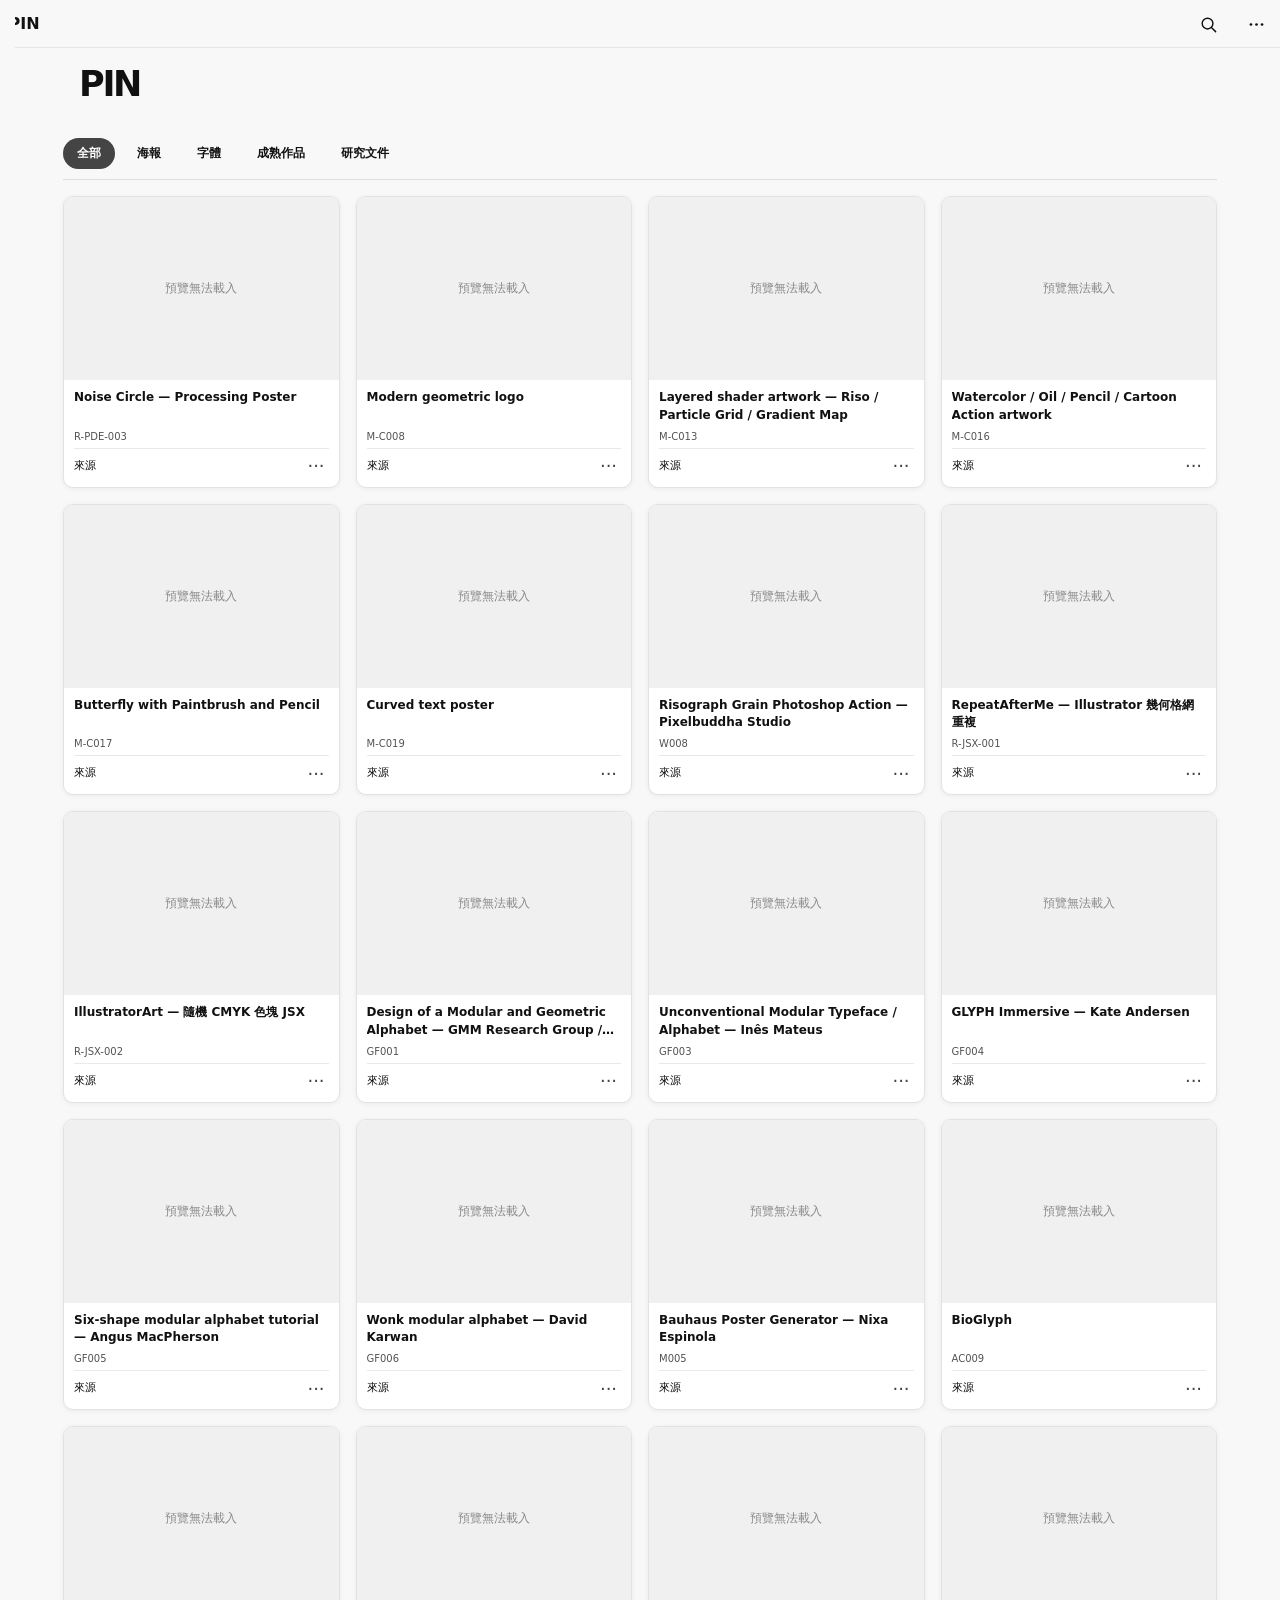
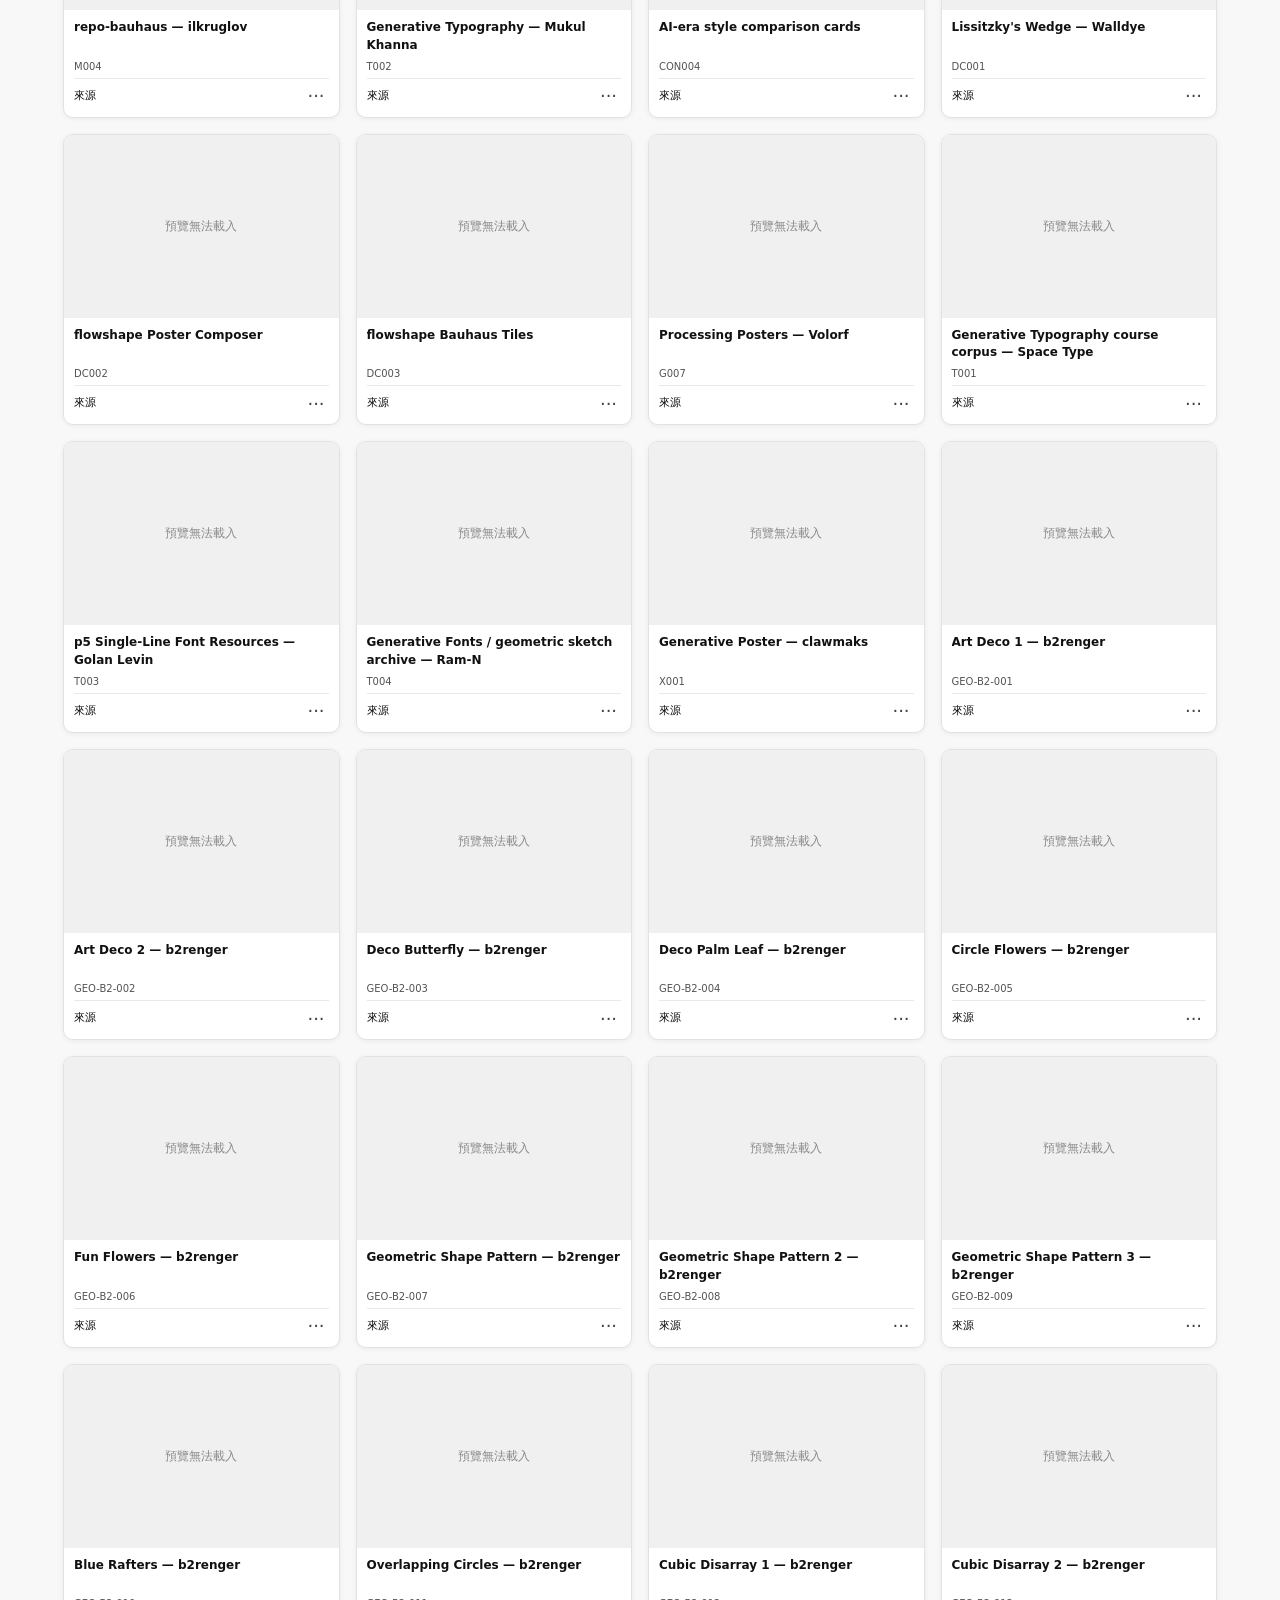
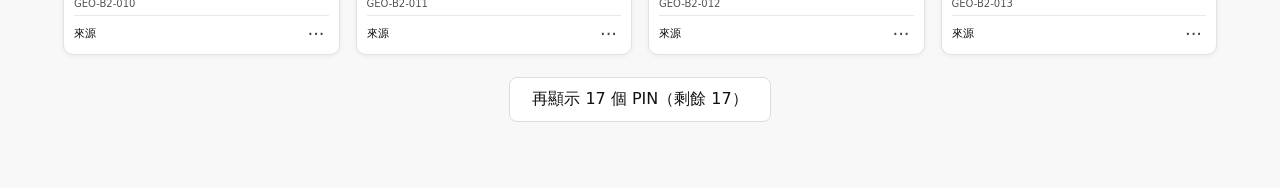
<file: index.html>
<!doctype html><html lang="zh-Hant"><head><meta charset="utf-8"><meta name="viewport" content="width=device-width,initial-scale=1"><title>PIN</title><link rel="icon" id="site-favicon" type="image/svg+xml" href="./assets/favicon.svg"><link rel="stylesheet" href="./styles/base.css?v=20261022-viewport48"><link rel="stylesheet" href="./styles/gallery.css?v=20261020-g0-gap1"><link rel="stylesheet" href="./styles/settings.css?v=20261020-topnav-logo"><link rel="stylesheet" href="./styles/research-sheet.css?v=20261020-g0-gap1"></head><body><nav class="pin-top-nav" aria-label="網站頂部導覽"><div class="pin-top-nav-inner"><a class="pin-nav-logo" id="pin-nav-logo" href="./" aria-label="PIN 首頁"><span id="pin-nav-logo-text">PIN</span><img id="pin-nav-logo-image" alt="" hidden></a><div class="pin-head-actions"><div id="pin-search-drawer" class="pin-search-drawer" aria-hidden="true"><input id="q" type="search" placeholder="搜尋作品…" aria-label="搜尋作品"></div><button type="button" id="pin-search-toggle" class="pin-icon-button" aria-label="開啟作品搜尋" aria-expanded="false" aria-controls="pin-search-drawer" title="搜尋作品"><svg xmlns="http://www.w3.org/2000/svg" viewBox="0 0 24 24" width="19" height="19" fill="none" stroke="currentColor" stroke-width="1.8" stroke-linecap="round"><circle cx="10.8" cy="10.8" r="6.8"/><path d="m16 16 5 5"/></svg></button>
<details id="site-settings-panel" class="site-settings">
<summary class="site-settings-trigger" aria-label="網站設定" title="網站設定"><svg aria-hidden="true" viewBox="0 0 24 24" width="19" height="19" fill="currentColor"><circle cx="5" cy="12" r="1.7"/><circle cx="12" cy="12" r="1.7"/><circle cx="19" cy="12" r="1.7"/></svg></summary>
<div class="site-settings-sheet">
<h2>網站外觀</h2>
<label for="site-name-input">網頁名稱</label>
<input id="site-name-input" type="text" value="PIN" maxlength="50" placeholder="例如 PIN"><label for="site-caption-input">標題下方自訂文案</label><textarea id="site-caption-input" maxlength="240" rows="3" placeholder="輸入要顯示在 PIN 標題下方的文字（可留白）"></textarea>
<div class="pin-settings-logo-fields">
<h3>頂部導覽列 LOGO</h3>
<label for="pin-nav-logo-text-input">LOGO 文字（與網頁名稱獨立）</label>
<input id="pin-nav-logo-text-input" type="text" value="PIN" maxlength="50" placeholder="例如 PIN">
<label for="pin-nav-logo-url">LOGO 圖片網址（選填，會優先顯示圖片）</label>
<input id="pin-nav-logo-url" type="url" autocomplete="off" placeholder="https:// 圖片網址">
<label for="pin-nav-logo-file">或上傳 LOGO 圖片</label>
<input id="pin-nav-logo-file" type="file" accept=".png,.jpg,.jpeg,.webp,image/png,image/jpeg,image/webp">
<button id="pin-nav-logo-clear" type="button">移除 LOGO 圖片，顯示文字</button>
<small>支援 PNG、JPG、WebP，256 KB 以內。LOGO 顯示於 48px 導覽列，不影響標頭名稱與 Favicon。</small>
</div>
<label for="site-icon-file">Favicon（分頁小圖示）</label>
<div class="site-icon-field">
<div class="site-icon-preview"><img id="site-icon-preview" alt="圖示預覽" hidden><span id="site-icon-fallback">P</span></div>
<div class="site-icon-inputs">
<input id="site-icon-file" type="file" accept=".png,.jpg,.jpeg,.webp,.ico,image/png,image/jpeg,image/webp,image/x-icon,image/vnd.microsoft.icon">
<small>PNG、JPG、WebP 或 ICO，建議正方形，256 KB 以內</small>
<input id="site-icon-url" type="url" autocomplete="off" placeholder="或貼上 https:// 圖片網址" aria-label="Favicon 圖片網址">
</div></div>
<div class="site-settings-actions">
<button id="site-settings-save" type="button" class="settings-primary">儲存本機預覽</button>
<button id="site-settings-export" type="button">匯出公開設定檔</button>
<button id="site-settings-reset" type="button">還原公開版本</button>
</div>
<p id="site-settings-status" class="site-settings-status" role="status" aria-live="polite">儲存本機只影響此瀏覽器。公開設定需要把 site.json 提交至 PIN Repo。</p>
</div></details></div></div></nav><main class="pin-shell">
<header><div class="site-brand-row"><div class="pin-brand-block"><h1 id="site-name">PIN</h1></div></div><p id="pin-custom-caption" class="pin-custom-caption"></p><p class="subhead" id="pin-archive-description" hidden>先集中瀏覽海報、字體與成熟作品，其他研究資料已退出現行型錄。</p>
<div class="stats"><div class="stat"><b id="listed">—</b>非付費研究紀錄</div><div class="stat"><b id="thumbnailCount">—</b>附圖紀錄</div><div class="stat"><b id="excludedCount">0</b>已標記不考慮</div></div></header>
<div class="filter-shell">
<nav class="category-bar" aria-label="保留作品類別"><button type="button" data-type="ALL" class="active" aria-pressed="true">全部</button><button type="button" data-type="POSTER" aria-pressed="false">海報</button><button type="button" data-type="TYPOGRAPHY" aria-pressed="false">字體</button><button type="button" data-type="MATURE" aria-pressed="false">成熟作品</button><button type="button" id="pin-private-research-tab" aria-pressed="false" aria-controls="pin-private-research">研究文件</button></nav>
<div class="pin-controls">
<span class="pin-manager-indicator">管理模式</span>
<label for="image-filter" class="visually-small"></label>
<select id="image-filter" aria-label="圖片呈現"><option value="pictured">只看有圖</option><option value="all">包含無圖</option><option value="pending">只看無圖</option></select>
<label class="hide-checkbox"><input id="hide-excluded" type="checkbox">隱藏不考慮</label>
<button id="clear-filters" type="button">清除篩選</button><button id="pin-trash-batch" type="button" disabled>移至已刪除區（0）</button><button id="pin-trash-toggle" type="button">已刪除區</button><span class="pin-trash-count">已刪除 <b id="pin-trash-count">0</b></span><button id="pin-trash-export" type="button" title="下載待正式刪除清單，GitHub 不會自動更新">匯出刪除清單</button>
<details class="filter-settings"><summary>進階條件與備份</summary><div class="annotation-bar">
<label for="access-filter">取得條件</label><select id="access-filter"><option value="all">全部</option><option value="free">可免費取得／閱讀</option><option value="unknown">取得條件待查</option></select>
<label for="test-filter">INK 驗證</label><select id="test-filter"><option value="all">全部</option><option value="tested">候選已測試</option><option value="partial">部分分析</option><option value="blocked">分析受限</option><option value="untested">尚未測試</option></select>
<button id="export" type="button">匯出標記／備註／縮圖</button><button id="import" type="button">匯入備份</button><input id="import-file" type="file" accept=".json,application/json" hidden>
<span id="saved-state" role="status" aria-live="polite">個人記號儲存在此瀏覽器</span>
</div></details><span id="counter"></span>
</div></div>
<div class="pin-note" id="pin-help-text">點作品縮圖直接開啟原始作品展示；沒有作品展示的程式／工具，請展開技術來源。縮圖框固定 3:2，不裁切作品。研究編號右側核取方塊用於批次選取；使用上方按鈕一次移至已刪除區，進入已刪除區可批次還原；正式 GitHub 型錄不會被直接修改；「來源」下拉只顯示作品來源。目前只保留海報、字體及成熟作品三類。</div>
<section id="pin-private-research" hidden aria-label="研究文件">

<details class="pin-research-setup" id="pin-drive">
<summary>私人 Drive 文件</summary>
<div class="pin-research-connect-row">
<button type="button" id="pin-drive-open" class="pin-research-control primary">選取 Drive 文件</button>
<button type="button" id="pin-drive-close" class="pin-research-control" hidden>登出 Drive 預覽</button>
</div>
<details class="pin-research-configuration">
<summary>設定 Google Picker</summary>
<p>沿用研究畫板的 OAuth Client ID。請輸入同一 Google Cloud 專案的專案編號及受限的瀏覽器 API key。</p>
<div class="pin-research-connect-row">
<label>Cloud 專案編號 <input id="pin-drive-project" inputmode="numeric" autocomplete="off"></label>
<label>Picker API key <input id="pin-drive-key" autocomplete="off" spellcheck="false"></label>
</div>
</details>
<p id="pin-drive-status" role="status">可唯讀預覽 Markdown、Google Docs、PNG、JPEG 和 WebP。</p>
<div id="pin-drive-preview"></div>
</details>
<div class="pin-research-setup" id="pin-research-setup">
<h3>連接私人研究畫板</h3>
<p id="pin-research-returning-note" class="pin-research-info" hidden>已記住這台瀏覽器的 PIN Google 用戶端設定，不需要重新輸入 ID。點下方按鈕恢復授權並讀取私人研究資料。</p>
<div class="pin-research-connect-row"><button id="pin-research-connect" type="button" class="pin-research-control primary">連接 Google（讀取／編輯）</button></div>
<div class="pin-research-account-row"><label for="pin-research-account-hint">常用 Google 帳號（選填，僅儲存在這台瀏覽器）</label><input id="pin-research-account-hint" type="email" inputmode="email" spellcheck="false" autocomplete="off" placeholder="name@gmail.com" aria-describedby="pin-research-account-help"><p id="pin-research-account-help">如果 Google 每次都要求選帳號，可填入您用來存取研究試算表的 Gmail。PIN 會用它提示 Google 優先選取帳號，但仍可能需要確認。</p></div>
<details class="pin-research-configuration" id="pin-research-configuration">
<summary>首次設定／查看或更換 OAuth Client ID</summary>
<ol><li>在 <a href="https://console.cloud.google.com/apis/library/sheets.googleapis.com" target="_blank" rel="noopener noreferrer">Google Cloud</a> 啟用 Google Sheets API。</li>
<li>完成 OAuth 同意畫面設定（測試階段將自己的 Google 帳號列為測試使用者），並在 <a href="https://console.cloud.google.com/auth/clients" target="_blank" rel="noopener noreferrer">Google Auth Platform／Clients</a> 建立「網頁應用程式」OAuth Client ID。</li>
<li>在「已授權的 JavaScript 來源」加入 <code>https://thedoorw.github.io</code>（不加 <code>/PIN/</code>）。將 Client ID 貼在下方。</li></ol>
<div class="pin-research-connect-row"><input id="pin-research-client-id" type="text" spellcheck="false" autocomplete="off" aria-label="Google OAuth Client ID" placeholder="Google OAuth Client ID（...apps.googleusercontent.com）"></div>
<p class="pin-research-bottom-note">只儲存非機密的 OAuth Client ID 於此瀏覽器；Google 存取權杖僅暫存在頁面記憶體。授權會要求 Google 試算表讀寫權限，範圍不限這一份檔案；試算表本身仍維持受限制存取。</p>
</details>
<p class="pin-research-status" id="pin-research-status" role="status" aria-live="polite"></p>
</div>
<div class="pin-research-board" id="pin-research-board" hidden>
<div class="pin-research-board-head">
<span id="pin-research-count" class="count"></span>
<p class="pin-research-board-status" id="pin-research-board-status" role="status" aria-live="polite"></p>
<label class="pin-research-info" for="pin-research-new-category">新增至</label>
<select id="pin-research-new-category"><option>03 INK 創作與轉譯能力</option><option>02 繪圖幾何腦</option><option>01 成熟作品與原始 Recipe</option></select>
<button type="button" id="pin-research-add" class="pin-research-control primary">＋ 新增研究項目</button>
<button type="button" id="pin-research-reload" class="pin-research-control">重新讀取</button>
<button type="button" id="pin-research-reset-size" class="pin-research-control" title="還原研究表格的預設欄寬與列高">還原欄列尺寸</button>
<a class="pin-research-control pin-research-open-sheets" href="https://docs.google.com/spreadsheets/d/1xyJdKCScnB4Krq8sdSdqaWIrM4EyCoy1hUbk6QFewD0/edit?gid=2034182023" target="_blank" rel="noopener noreferrer">Google Sheets 開啟／編輯 ↗</a>
</div>
<div class="pin-research-scroller" tabindex="0" aria-label="私人研究資料表，可左右捲動"><table class="pin-research-table" id="pin-research-table"></table></div>
<p class="pin-research-bottom-note">修改儲存格後點到其他位置，即自動寫回 Google Sheets；多行備註也可按 Ctrl+Enter 儲存。若同一欄位已被其他地方更新，PIN 將停止覆寫並提示重新讀取。雙方請盡量在各自的備註欄協作；此版本不提供完整的歷史版本或即時多人鎖定。</p>
</div>
</section><section id="cards" class="grid"></section><div class="load-wrap"><button id="load-more" type="button" hidden>顯示更多</button></div>
<footer><span id="footer-site-name">PIN</span> — INK 個人視覺研究型錄。已確認須付費的來源從本型錄排除；價格／授權未確認的個案仍需另行核查。清理前的研究資料另存於 PIN Repo 的歷史歸檔。個人標記、備註與自選縮圖只儲存在目前瀏覽器；搬遷前請先匯出備份。</footer>
</main><script src="./site-settings.js?v=20261020-topnav-logo" defer></script><script src="./app.js?v=20261013-details3" defer></script><script src="https://accounts.google.com/gsi/client" async defer></script><script src="./research-sheet.js?v=20261121-drive" defer></script><script src="./private-drive.js?v=20261121" defer></script><script>(()=>{const tab=document.getElementById("pin-private-research-tab");const section=document.getElementById("pin-private-research");const nav=tab.closest("nav");tab.addEventListener("click",()=>{document.body.classList.add("pin-research-view");section.hidden=false;for(const b of nav.querySelectorAll("button")){b.classList.toggle("active",b===tab);b.setAttribute("aria-pressed",String(b===tab));}});for(const b of nav.querySelectorAll("button[data-type]"))b.addEventListener("click",()=>{document.body.classList.remove("pin-research-view");section.hidden=true;tab.classList.remove("active");tab.setAttribute("aria-pressed","false");});})();</script></body></html>
</file>
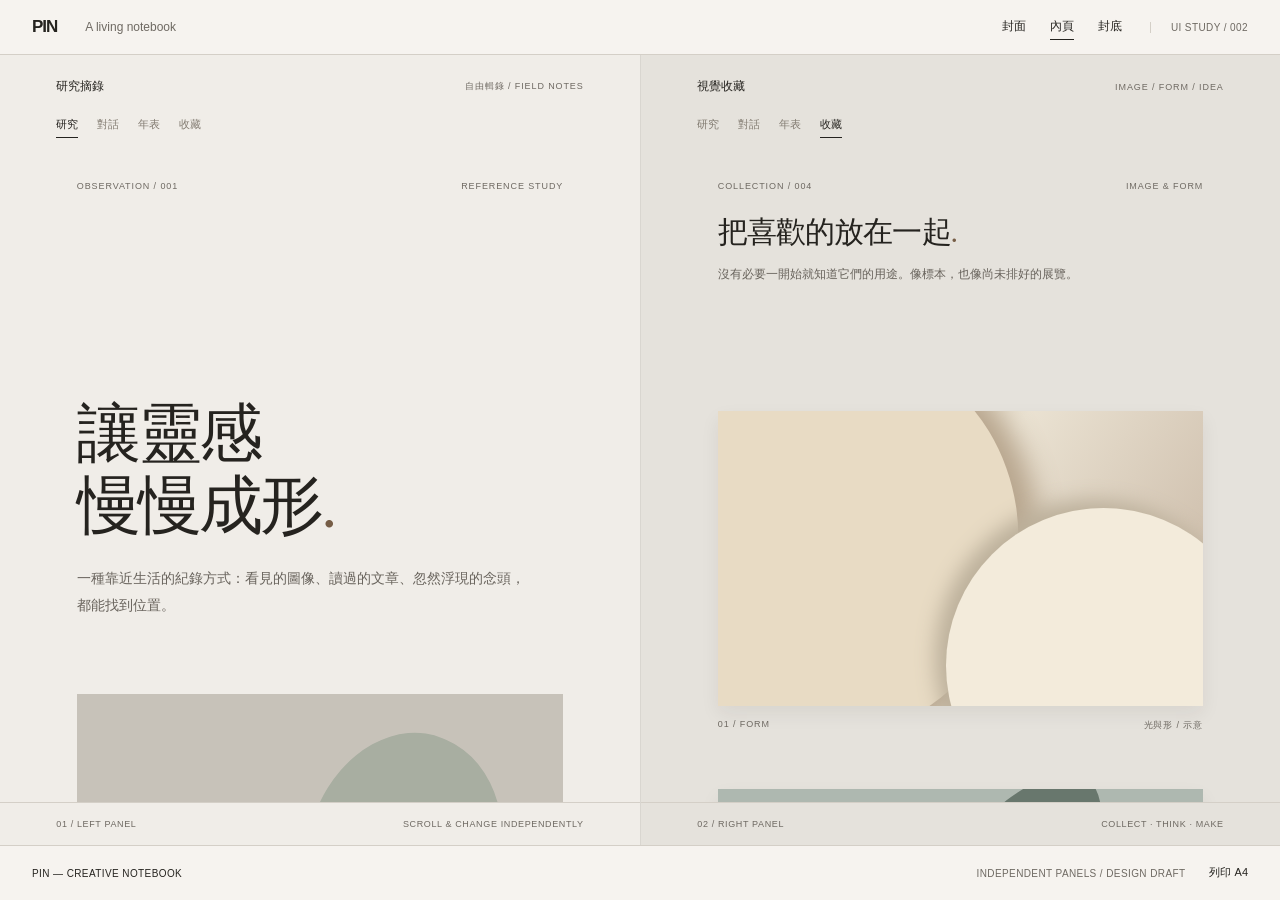
<file: preview/pin-ui-master-v001/index.html>
<!doctype html>
<html lang="zh-Hant">
<head>
  <meta charset="utf-8">
  <meta name="viewport" content="width=device-width, initial-scale=1">
  <meta name="theme-color" content="#eeeae4">
  <meta name="description" content="PIN UI Master v002 — 以 Panels 為參考的極簡獨立雙視窗草稿。">
  <title>PIN — Independent Panels / UI Master v002</title>
  <link rel="stylesheet" href="./styles.css">
  <script src="./app.js" defer></script>
</head>
<body>
  <div class="app-frame">
    <header class="global-header">
      <button type="button" class="brand" data-scene="body" aria-label="PIN，回到雙視窗">PIN</button>
      <span class="global-subtitle">A living notebook</span>
      <nav class="scene-nav" aria-label="手札場景">
        <button type="button" data-scene="cover">封面</button>
        <button type="button" data-scene="body" aria-current="page">內頁</button>
        <button type="button" data-scene="back">封底</button>
      </nav>
      <span class="master-id">UI STUDY / 002</span>
    </header>

    <main id="main-content">
      <section class="scene notebook-scene is-active" id="scene-body" aria-label="獨立雙視窗">
        <div class="notebook" id="notebook" data-active-pane="left">
          <section class="page page-left" aria-label="左視窗">
            <header class="page-header">
              <div class="page-label-line"><strong id="left-page-label">研究摘錄</strong><span>自由輯錄 / FIELD NOTES</span></div>
              <div class="view-tabs" role="group" aria-label="左側內容">
                <button type="button" data-pane="left" data-view="research" aria-pressed="true">研究</button>
                <button type="button" data-pane="left" data-view="dialogue" aria-pressed="false">對話</button>
                <button type="button" data-pane="left" data-view="timeline" aria-pressed="false">年表</button>
                <button type="button" data-pane="left" data-view="collection" aria-pressed="false">收藏</button>
              </div>
            </header>
            <div class="page-scroll" id="left-scroll" tabindex="0" aria-label="左視窗獨立捲動區">
              <div class="page-content" id="left-content"></div>
            </div>
            <footer class="page-footer"><span>01 / LEFT PANEL</span><span>SCROLL & CHANGE INDEPENDENTLY</span></footer>
          </section>
          <section class="page page-right" aria-label="右視窗">
            <header class="page-header">
              <div class="page-label-line"><strong id="right-page-label">視覺收藏</strong><span>IMAGE / FORM / IDEA</span></div>
              <div class="view-tabs" role="group" aria-label="右側內容">
                <button type="button" data-pane="right" data-view="research" aria-pressed="false">研究</button>
                <button type="button" data-pane="right" data-view="dialogue" aria-pressed="false">對話</button>
                <button type="button" data-pane="right" data-view="timeline" aria-pressed="false">年表</button>
                <button type="button" data-pane="right" data-view="collection" aria-pressed="true">收藏</button>
              </div>
            </header>
            <div class="page-scroll" id="right-scroll" tabindex="0" aria-label="右視窗獨立捲動區">
              <div class="page-content" id="right-content"></div>
            </div>
            <footer class="page-footer"><span>02 / RIGHT PANEL</span><span>COLLECT · THINK · MAKE</span></footer>
          </section>
        </div>
      </section>

      <section class="scene cover-scene" id="scene-cover" aria-labelledby="cover-title" hidden>
        <div class="quiet-panel cover-primary">
          <span class="quiet-index">01 / THE COVER</span>
          <div class="quiet-bottom"><h1 id="cover-title">PIN.</h1><p>我的創作手札</p></div>
        </div>
        <div class="quiet-panel cover-secondary">
          <div class="quiet-art" aria-hidden="true"><span></span><i></i></div>
          <p>AN ATLAS OF EVERYDAY THOUGHT</p>
        </div>
      </section>

      <section class="scene back-scene" id="scene-back" aria-labelledby="back-title" hidden>
        <div class="quiet-panel back-primary">
          <span class="quiet-index">03 / THE BACK COVER</span>
          <div class="quiet-bottom"><h2 id="back-title">把日子<br>好好收藏。</h2><p>KEEP WHAT YOU NOTICE.</p></div>
        </div>
        <div class="quiet-panel back-secondary">
          <span class="back-mark">P.</span>
          <p>MAKE ROOM FOR WHAT COMES NEXT.</p>
        </div>
      </section>
    </main>

    <footer class="global-footer">
      <span>PIN — CREATIVE NOTEBOOK</span>
      <div class="mobile-pane-picker" role="group" aria-label="小螢幕左右視窗切換">
        <button type="button" class="is-selected" data-show-pane="left" aria-pressed="true">左側</button>
        <button type="button" data-show-pane="right" aria-pressed="false">右側</button>
      </div>
      <div class="footer-actions"><span>INDEPENDENT PANELS / DESIGN DRAFT</span><button type="button" id="print-spread">列印 A4</button></div>
    </footer>
  </div>

  <template id="view-research">
    <div class="folio-content">
      <p class="content-kicker"><span>OBSERVATION / 001</span><span>REFERENCE STUDY</span></p>
      <h3 class="content-title">讓靈感<br>慢慢成形<span class="title-dot">.</span></h3>
      <p class="content-lead">一種靠近生活的紀錄方式：看見的圖像、讀過的文章、忽然浮現的念頭，都能找到位置。</p>
      <div class="illustration-block" role="img" aria-label="以 CSS 幾何造形示意的圖片收藏位置">
        <div class="illustration-circle"></div>
        <div class="illustration-shape"></div>
        <span class="illustration-tag">VISUAL PLACEHOLDER / 01</span>
      </div>
      <div class="content-caption"><span>01 — FRAME</span><span>IMAGE / REFERENCE / NOTE</span></div>
      <div class="research-grid">
        <div><span>01 / SEE</span><strong>眼見</strong><p>先保存感受到的秩序、色彩與細節。</p></div>
        <div><span>02 / THINK</span><strong>所想</strong><p>留下自己的判斷，而不急著替它定義。</p></div>
        <div><span>03 / MAKE</span><strong>創作</strong><p>讓片段彼此相遇，逐漸形成一件作品。</p></div>
      </div>
      <blockquote class="content-quote">“好的紀錄方式，應該讓人更願意觀察。”<small>示意排版文字 / NON-ARCHIVAL</small></blockquote>
      <div class="note-rules" aria-hidden="true"><span>NOTES</span><i></i><i></i><i></i></div>
    </div>
  </template>

  <template id="view-dialogue">
    <div class="folio-content dialogue-content">
      <p class="content-kicker"><span>DIALOGUE / 002</span><span>TWO VOICES</span></p>
      <h3 class="content-title">我說，<br>你詮釋<span class="title-dot">.</span></h3>
      <p class="content-lead">原話與理解分開保存。這裡只放示意內容，不代表任何真實對話或歸檔紀錄。</p>
      <article class="voice-card human-voice">
        <div class="voice-top"><span>01</span><strong>我說 / ORIGINAL</strong><span>VERBATIM</span></div>
        <p>「這裡將保留我的原話，不替我重寫，也不急著替想法分類。」</p>
        <small>佔位示例，不是真實使用者發言</small>
      </article>
      <div class="conversation-connector" aria-hidden="true"><span>✳</span></div>
      <article class="voice-card assistant-voice">
        <div class="voice-top"><span>02</span><strong>你詮釋 / RESPONSE</strong><span>INTERPRETATION</span></div>
        <p>這裡明確標示 AI 的理解、建議與推論，避免與使用者的真正意圖混為一談。</p>
        <small>佔位示例，不是真實 AI 歷史紀錄</small>
      </article>
      <div class="conversation-footer">
        <span>CAPTURE → REFLECT → ARCHIVE</span>
        <p>值得保留的不是只有結論，還有一個念頭逐漸長出輪廓的過程。</p>
      </div>
      <div class="note-rules" aria-hidden="true"><span>AFTERTHOUGHTS</span><i></i><i></i></div>
    </div>
  </template>

  <template id="view-timeline">
    <div class="folio-content timeline-content">
      <p class="content-kicker"><span>CHRONICLE / 003</span><span>WORK IN TIME</span></p>
      <h3 class="content-title">時間也<br>值得排版<span class="title-dot">.</span></h3>
      <p class="content-lead">大事記不只用來追蹤完成了什麼，也用來回望方法是如何改變的。</p>
      <div class="timeline-warning">示意條目 / DUMMY CONTENT — 並非真實專案日期或成就</div>
      <div class="timeline-list">
        <article class="timeline-item"><div class="timeline-index"><span>01</span><i></i></div><div><small>STAGE / OBSERVE</small><h4>看見一個問題</h4><p>從生活或工具的不足開始，寫下想做的事。</p><span class="timeline-foot">IDEA → QUESTION</span></div></article>
        <article class="timeline-item"><div class="timeline-index"><span>02</span><i></i></div><div><small>STAGE / RESEARCH</small><h4>收集與比較</h4><p>不同作品、工具和方法，在同一頁形成對照。</p><span class="timeline-foot">REFERENCE → METHOD</span></div></article>
        <article class="timeline-item"><div class="timeline-index"><span>03</span><i></i></div><div><small>STAGE / MAKE</small><h4>第一次真正做出來</h4><p>不把草稿當成果，讓瀏覽器裡出現可操作的作品。</p><span class="timeline-foot">DRAFT → PROTOTYPE</span></div></article>
        <article class="timeline-item"><div class="timeline-index"><span>04</span><i></i></div><div><small>STAGE / REVIEW</small><h4>回頭看自己的方法</h4><p>留住成功的做法，也坦然記錄失敗與調整。</p><span class="timeline-foot">EVIDENCE → NEXT</span></div></article>
      </div>
    </div>
  </template>

  <template id="view-collection">
    <div class="folio-content collection-content">
      <p class="content-kicker"><span>COLLECTION / 004</span><span>IMAGE & FORM</span></p>
      <h3 class="content-title">把喜歡的<br>放在一起<span class="title-dot">.</span></h3>
      <p class="content-lead">沒有必要一開始就知道它們的用途。像標本，也像尚未排好的展覽。</p>
      <div class="collection-grid">
        <figure class="collection-figure collection-a"><div class="collection-art art-a"><span></span><i></i></div><figcaption><b>01 / FORM</b><span>光與形 / 示意</span></figcaption></figure>
        <figure class="collection-figure collection-b"><div class="collection-art art-b"><span></span><i></i></div><figcaption><b>02 / COLOR</b><span>色彩筆記 / 示意</span></figcaption></figure>
        <figure class="collection-figure collection-c"><div class="collection-art art-c"><span>p</span><i>i</i><b>n</b></div><figcaption><b>03 / TYPE</b><span>字形實驗 / 示意</span></figcaption></figure>
      </div>
      <div class="collection-endnote"><span>COLLECTED WITHOUT HURRY</span><p>這裡的幾何只是 CSS 版面佔位，不包含任何外部圖像或個人作品。</p></div>
      <div class="note-rules" aria-hidden="true"><span>INDEX</span><i></i><i></i></div>
    </div>
  </template>
</body>
</html>
</file>
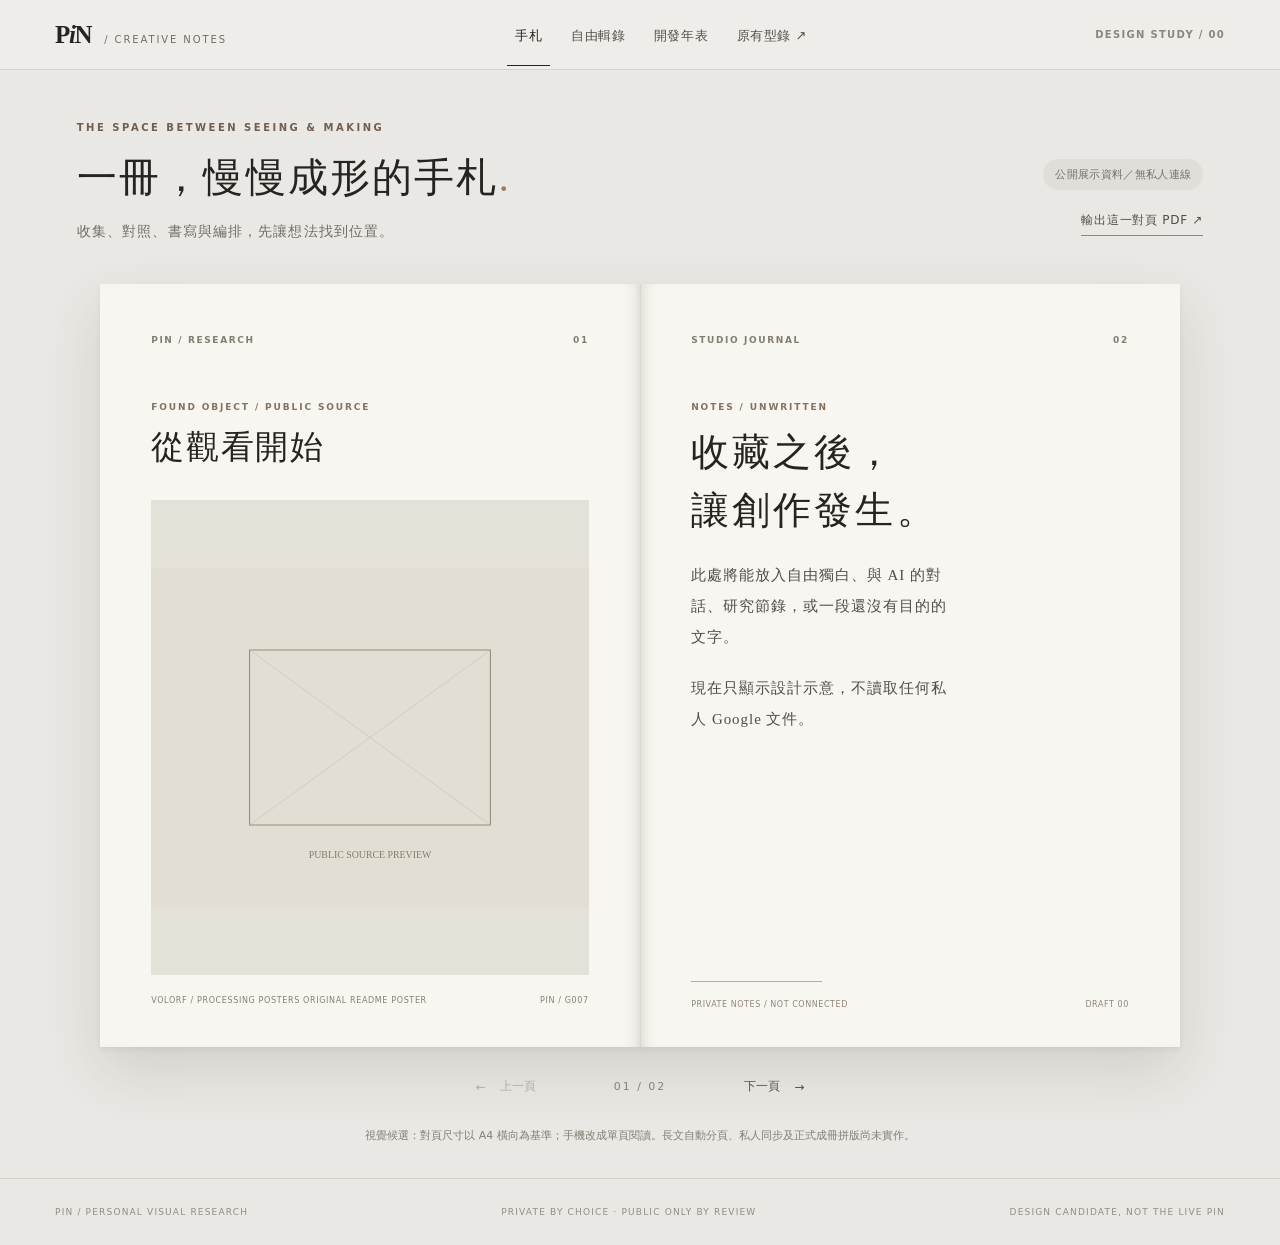
<file: prototypes/notebook-v0/index.html>
<!doctype html>
<html lang="zh-Hant">
<head>
  <meta charset="utf-8">
  <meta name="viewport" content="width=device-width, initial-scale=1">
  <meta name="color-scheme" content="light">
  <title>PIN｜創作手札・隔離候選 v0</title>
  <meta name="description" content="PIN 雙頁創作手札的隔離式設計候選；不含私人研究資料。">
  <link rel="stylesheet" href="./style.css">
  <script src="./app.js" defer></script>
</head>
<body>
  <div class="studio-shell">
    <header class="studio-topbar">
      <a class="wordmark" href="../../index.html" aria-label="返回原有 PIN 型錄">P<span>i</span>N<span class="wordmark-sub">/ CREATIVE NOTES</span></a>
      <nav class="view-tabs" aria-label="手札視圖">
        <button type="button" class="view-tab is-active" data-view="notebook" aria-current="page">手札</button>
        <button type="button" class="view-tab" data-view="collect">自由輯錄</button>
        <button type="button" class="view-tab" data-view="timeline">開發年表</button>
        <a class="view-tab gallery-link" href="../../index.html">原有型錄 <span aria-hidden="true">↗</span></a>
      </nav>
      <span class="candidate-label">DESIGN STUDY / 00</span>
    </header>

    <main>
      <section class="view is-visible" id="view-notebook" aria-labelledby="notebook-heading">
        <div class="view-intro">
          <div>
            <p class="eyebrow">THE SPACE BETWEEN SEEING & MAKING</p>
            <h1 id="notebook-heading">一冊，慢慢成形的手札<span class="terminal-dot">.</span></h1>
            <p class="intro-copy">收集、對照、書寫與編排，先讓想法找到位置。</p>
          </div>
          <div class="view-actions">
            <span class="local-only-badge">公開展示資料／無私人連線</span>
            <button type="button" class="text-button" id="print-spread">輸出這一對頁 PDF <span aria-hidden="true">↗</span></button>
          </div>
        </div>

        <div class="book-stage">
          <div class="spread" id="spread" aria-label="A4 橫向雙頁創作手札預覽">
            <article class="paper-page paper-left" aria-labelledby="left-page-title">
              <header class="paper-running-head"><span>PIN / RESEARCH</span><span id="spread-left-index">01</span></header>
              <p class="paper-kicker" id="left-kicker">FOUND OBJECT / PUBLIC SOURCE</p>
              <h2 class="paper-title" id="left-page-title">從觀看開始</h2>
              <div class="paper-visual"><a id="source-link" href="https://github.com/Volorf/Processing-Posters" target="_blank" rel="noopener noreferrer"><img id="source-image" src="" alt="已公開的研究原作示意"></a></div>
              <footer class="paper-annotation"><span id="source-credit">來源作品</span><span id="source-id">PIN / G007</span></footer>
            </article>
            <article class="paper-page paper-right" aria-labelledby="right-page-title">
              <header class="paper-running-head"><span>STUDIO JOURNAL</span><span id="spread-right-index">02</span></header>
              <p class="paper-kicker" id="right-kicker">NOTES / UNWRITTEN</p>
              <h2 class="paper-title paper-title-large" id="right-page-title">收藏之後，<br>讓創作發生。</h2>
              <div class="paper-body" id="paper-body">
                <p>此處將能放入自由獨白、與 AI 的對話、研究節錄，或一段還沒有目的的文字。</p>
                <p>現在只顯示設計示意，不讀取任何私人 Google 文件。</p>
              </div>
              <div class="paper-rule" aria-hidden="true"></div>
              <div class="paper-signoff"><span>PRIVATE NOTES / NOT CONNECTED</span><span id="paper-date">DRAFT 00</span></div>
            </article>
          </div>
        </div>
        <div class="spread-controls">
          <button type="button" id="previous-spread" class="folio-button" aria-label="上一個對頁">← <span>上一頁</span></button>
          <span id="spread-counter" class="spread-counter" role="status" aria-live="polite">01 / 02</span>
          <button type="button" id="next-spread" class="folio-button"><span>下一頁</span> →</button>
        </div>
        <p class="prototype-disclosure">視覺候選：對頁尺寸以 A4 橫向為基準；手機改成單頁閱讀。長文自動分頁、私人同步及正式成冊拼版尚未實作。</p>
      </section>

      <section class="view" id="view-collect" aria-labelledby="collect-heading" hidden>
        <div class="view-intro">
          <div>
            <p class="eyebrow">COLLECT FIRST, ORDER LATER</p>
            <h1 id="collect-heading">自由輯錄<span class="terminal-dot">.</span></h1>
            <p class="intro-copy">不必先分類。先留下正在想到的事。</p>
          </div>
          <span class="local-only-badge">本頁暫存，不連 Google</span>
        </div>
        <div class="collect-layout">
          <form id="capture-form" class="capture-panel">
            <label for="capture-text" class="capture-label">片段／獨白／摘錄</label>
            <textarea id="capture-text" maxlength="3000" rows="7" placeholder="寫下一個片段……" required></textarea>
            <div class="capture-actions">
              <button class="solid-button" type="submit">放入暫存輯錄</button>
              <button class="text-button" id="export-capture" type="button">下載暫存 JSON</button>
            </div>
            <p class="capture-warning">此頁只是隔離原型：輸入只保留在當前分頁記憶體，重新整理即消失。重要內容請先下載備份，私人 Google 儲存將另行驗證。</p>
          </form>
          <div class="capture-shelf">
            <div class="shelf-head"><h2>暫存的片段</h2><span id="capture-count">0 ITEMS</span></div>
            <div id="capture-list" class="capture-list" aria-live="polite"><p class="empty-shelf">尚未放入片段。這裡會是一面開放的標本牆。</p></div>
          </div>
        </div>
      </section>

      <section class="view" id="view-timeline" aria-labelledby="timeline-heading" hidden>
        <div class="view-intro">
          <div>
            <p class="eyebrow">A HISTORY OF MAKING</p>
            <h1 id="timeline-heading">開發年表<span class="terminal-dot">.</span></h1>
            <p class="intro-copy">讓每一次改造留下時間、證據與可以回顧的方法。</p>
          </div>
          <span class="local-only-badge">已核查的 PIN 公開紀錄節選</span>
        </div>
        <div class="timeline-note">以下僅為公開 PIN Repo 的三筆示範紀錄，不是從 INK-Browser-QA 建庫首日開始的完整年表；全量回溯待逐筆證據核對。</div>
        <ol class="timeline-list">
          <li><div class="timeline-date">2026<span>10 / 11</span></div><div class="timeline-entry"><p class="timeline-tag">CURATION / PIN</p><h2>型錄重新整理</h2><p>留下海報、字體與成熟作品三個觀看入口，保留研究歷史與版本。</p><a href="../../governance/PIN_UI_PENDING_REVIEW_20261011.md" target="_blank" rel="noopener noreferrer">查閱 GitHub 來源紀錄 ↗</a></div></li>
          <li><div class="timeline-date">2026<span>10 / 20</span></div><div class="timeline-entry"><p class="timeline-tag">LAYOUT / PIN</p><h2>共用外框完成驗收</h2><p>頁首、照片牆與研究文件採同一組水平對齊規則；指定視覺驗收通過。</p><a href="../../governance/PIN_G0_SHARED_SHELL_DESIGN_v0.1.md" target="_blank" rel="noopener noreferrer">查閱 GitHub 來源紀錄 ↗</a></div></li>
          <li><div class="timeline-date">2026<span>10 / 22</span></div><div class="timeline-entry"><p class="timeline-tag">COLLABORATION / PIN</p><h2>確認私人研究表的 CHAT 讀取途徑</h2><p>記錄既有 Google Sheets 私人資料與 CHAT 連接器的獨立授權邊界；寫入尚未實證。</p><a href="../../governance/PIN_OPERATING_RULES.md" target="_blank" rel="noopener noreferrer">查閱 GitHub 來源紀錄 ↗</a></div></li>
        </ol>
      </section>
    </main>

    <footer class="studio-footer"><span>PIN / PERSONAL VISUAL RESEARCH</span><span>PRIVATE BY CHOICE · PUBLIC ONLY BY REVIEW</span><span>DESIGN CANDIDATE, NOT THE LIVE PIN</span></footer>
  </div>
</body>
</html>
</file>
<file: styles/base.css>
/* PIN UI / base.css — one owner for global layout and typography */
:root{font-family:system-ui,-apple-system,"Noto Sans TC",sans-serif;color:#111;background:#f8f8f8;
--pin-unit:16px;--pin-content-max:1440px;--pin-shell-padding:48px;
--pin-gallery-gap:16px;--pin-header-nav-gap:24px;--pin-nav-content-gap:16px;--pin-header-leading-inset:16px}
/* Keep both sides of the viewport symmetric, including the right-hand scrollbar. */
html{scrollbar-gutter:stable both-edges}
*{box-sizing:border-box}body{margin:0;color:#111}button,input,select,textarea{font:inherit;color:#111}button{cursor:pointer}a{color:#111} [hidden]{display:none!important}
/* G0 owns the content L/R edges for 01–03; 00 TopNav uses its own full viewport frame. */
.pin-shell{box-sizing:border-box;width:100%;max-width:calc(var(--pin-content-max) + var(--pin-shell-padding) + var(--pin-shell-padding));margin-inline:auto;padding-inline:var(--pin-shell-padding)}
main.pin-shell{padding-block:16px 44px}
/* 00 TopNav: viewport-edge 48px controls, independent of G0 content margins. */
.pin-top-nav{position:relative;z-index:25;height:48px;width:100vw;margin-inline-start:calc(50% - 50vw);background:#f8f8f8;box-shadow:inset 0 -1px #e6e6e6}
.pin-top-nav-inner{height:100%;width:100%;display:flex;align-items:center;justify-content:space-between;gap:0}
.pin-nav-logo{width:48px;min-width:48px;max-width:48px;height:48px;flex:0 0 48px;display:flex;align-items:center;justify-content:center;overflow:hidden;text-align:center;text-decoration:none;font-size:16px;font-weight:700;line-height:1.2;white-space:nowrap}
.pin-nav-logo span{overflow:hidden;text-overflow:ellipsis}
.pin-nav-logo img{max-width:100%;max-height:36px;width:auto;height:auto;object-fit:contain}
.pin-nav-logo img[hidden],.pin-nav-logo span[hidden]{display:none!important}

#pin-private-research,#cards{margin-block-start:var(--pin-nav-content-gap)}
.site-brand-row{display:flex;align-items:flex-start;gap:16px;min-width:0;min-height:40px;position:relative}
.pin-brand-block{flex:1;min-width:0;padding-inline-start:var(--pin-header-leading-inset)}
header{margin:0 0 var(--pin-header-nav-gap)}header h1{font-size:35px;line-height:40px;font-weight:800;letter-spacing:-.065em;margin:0}
.pin-custom-caption{font-size:13px;line-height:1.5;white-space:pre-wrap;overflow-wrap:anywhere;margin:24px 0 0 var(--pin-header-leading-inset);color:#111}.pin-custom-caption:empty{display:none}
header>.subhead,header>.stats,.pin-note,footer{display:none}
.filter-shell{position:sticky;top:0;z-index:8;background:#f8f8f8ed;backdrop-filter:blur(10px);border-bottom:1px solid #dedede;padding:10px 0}
.category-bar{display:flex;flex-wrap:wrap;gap:8px;align-items:center}
.category-bar button{border:0;background:transparent;padding:7px 14px;font-weight:600;font-size:12px;border-radius:20px}
.category-bar button.active{background:#444;color:white}
.pin-controls{display:flex;gap:8px;align-items:center}.pin-manager-indicator{display:none;font-size:11px}
body.pin-managing .pin-manager-indicator,body.pin-trash-view .pin-manager-indicator{display:inline}
.pin-search-drawer{position:relative;align-self:center;flex:0 0 auto;width:0;height:36px;min-width:0;overflow:hidden;pointer-events:none;transition:width .38s ease-in-out}
.pin-search-drawer.is-open{width:190px;pointer-events:auto}
.pin-search-drawer::after{content:"";position:absolute;right:0;bottom:0;width:100%;height:1px;background:#999;pointer-events:none}
.pin-search-drawer #q{display:block;width:190px;min-width:190px;height:36px;border:0;outline:0;border-radius:0;padding:8px 2px 0;background:transparent;font-size:12px;line-height:24px;box-shadow:none;color:#111}
.pin-search-drawer #q:focus{border:0;outline:0}
.pin-head-actions{position:relative;display:flex;align-items:center;flex:0 0 auto;gap:0;margin:0;padding:0;height:48px;max-width:calc(100% - 48px)}
.pin-head-actions .pin-icon-button,.pin-head-actions #site-settings-panel>summary{display:grid;place-items:center;flex-shrink:0;width:48px;height:48px;margin:0;padding:0;border:0;background:transparent;border-radius:0;box-shadow:none;line-height:1;cursor:pointer;transition:background-color .12s ease}
.pin-head-actions button svg,.pin-head-actions summary svg{display:block;width:19px;height:19px}
.pin-head-actions #site-settings-panel{align-self:center;height:48px;margin-left:0}
.pin-head-actions #pin-search-toggle:hover{background:transparent}.pin-head-actions #site-settings-panel>summary:hover,.pin-head-actions #site-settings-panel[open]>summary{background:#eee}
.pin-icon-button:focus-visible,.site-settings>summary:focus-visible{outline:2px solid #111;outline-offset:2px}
.pin-search-drawer #q::-webkit-search-cancel-button{cursor:pointer}
@media(max-width:960px){:root{--pin-shell-padding:32px}}
@media(max-width:640px){:root{--pin-shell-padding:16px}main.pin-shell{padding-block:12px 30px}.pin-nav-logo{font-size:14px}.pin-search-drawer.is-open{width:min(160px,32vw)}.pin-search-drawer #q{width:100%;min-width:0}.category-bar{gap:3px}.category-bar button{padding:6px 10px;font-size:11px}}
@media(prefers-reduced-motion:reduce){.pin-search-drawer{transition:none}}
</file>
<file: styles/gallery.css>
/* PIN UI / gallery.css — card size and image rules */
/* Gallery owns only the internal four-column grid; G0 owns its outer edges and top gap. */
.grid{display:grid;grid-template-columns:repeat(4,minmax(0,1fr));gap:var(--pin-gallery-gap);align-items:stretch}
.card{min-width:0;display:flex;flex-direction:column;overflow:hidden;background:#fff;border:1px solid #e2e2e2;border-radius:10px;box-shadow:0 1px 5px #22222210}
.card:hover{box-shadow:0 4px 14px #22222215}
.art{position:relative;width:100%;aspect-ratio:3/2;background:#f0f0f0;display:flex;align-items:center;justify-content:center;overflow:hidden}
.art .preview-link{position:absolute;inset:0;display:block}
.art img{display:block;width:100%;height:100%;object-fit:contain}
.art .preview-link img{position:absolute;inset:0}
.art .preview-link:focus-visible{outline:3px solid #111;outline-offset:-3px}
.cardbody{display:flex;flex-direction:column;flex:1;min-width:0;padding:9px 10px}
.cardbody .name{font-size:12px;font-weight:600;line-height:1.48;height:2.96em;min-height:2.96em;max-height:2.96em;margin:0 0 5px;display:-webkit-box;-webkit-box-orient:vertical;-webkit-line-clamp:2;line-clamp:2;overflow:hidden}
.cardline{display:flex;align-items:center;gap:6px;min-height:17px;padding-bottom:4px;font-size:10px;line-height:1.4;color:#111}
.pin-id{color:#111;opacity:.72}.pin-batch-select{display:none;width:15px;height:15px;margin-left:auto;cursor:pointer;accent-color:#111}
body.pin-managing .pin-batch-select,body.pin-trash-view .pin-batch-select{display:inline-block}
.card-detail{margin-top:auto;border-top:1px solid #e9e9e9}
.card-detail>summary{cursor:pointer;list-style:none;padding:8px 0 2px;font-size:11px;color:#111;display:flex;justify-content:space-between;align-items:center;gap:6px}
.card-detail>summary::after{content:"⌄";font-size:13px}.card-detail[open]>summary::after{content:"⌃"}
.card-detail .detail-body{padding:9px 0 6px;display:flex;flex-direction:column;gap:6px;font-size:11px;overflow-wrap:anywhere}
.pin-source-link{color:#111;text-decoration:none}.pin-source-link:hover{text-decoration:underline}
.art .chip,.art .style-badge,.art .source-image-type,.art .image-edit-trigger{display:none}
body.pin-managing .art .chip,body.pin-managing .art .style-badge,body.pin-managing .art .source-image-type,body.pin-managing .art .image-edit-trigger{display:block}
.art .chip,.art .style-badge,.art .source-image-type{position:absolute;z-index:1;pointer-events:none;background:#ffffffdf;padding:3px 6px;border-radius:5px;font-size:9px}
.art .chip{top:7px;left:7px}.art .style-badge{top:7px;right:7px}.art .source-image-type{bottom:7px;right:7px}
.art .image-edit-trigger{position:absolute;bottom:7px;left:7px;z-index:2;background:white;border:1px solid #ddd;border-radius:5px;font-size:10px;padding:5px}
.image-empty{display:flex;align-items:center;justify-content:center;flex-direction:column;gap:5px;padding:12px;text-align:center;font-size:11px;color:#888}
.source-only{color:#111;font-size:11px;max-width:95%;overflow-wrap:anywhere}
.pending{font-size:12px;color:#888}
.card.is-excluded{opacity:.57}.card.is-excluded:hover{opacity:1}
.load-wrap{text-align:center;margin:22px 0}.load-wrap button{background:white;border:1px solid #ddd;border-radius:8px;padding:11px 22px}
#pin-trash-batch:disabled{opacity:.45;cursor:default}
@media(max-width:960px){.grid{grid-template-columns:repeat(3,minmax(0,1fr))}}
@media(max-width:640px){.grid{grid-template-columns:repeat(2,minmax(0,1fr))}.cardbody{padding:8px}.cardbody .name{font-size:11px}}
@media(max-width:355px){.grid{grid-template-columns:1fr}}

/* Direct source link, no disclosure arrow. */
.card-footer{display:flex;align-items:center;justify-content:space-between;gap:8px;margin-top:auto;border-top:1px solid #e9e9e9;padding-top:6px;flex-wrap:wrap}
.card-source-link{display:inline-block;flex:0 0 auto;width:max-content;padding:2px 0;color:#111;text-decoration:none;font-size:11px;line-height:1.3}
.card-research{margin-left:auto;min-width:25px}
.card-research>summary{cursor:pointer;list-style:none;width:25px;height:23px;display:grid;place-items:center;color:#444;font-size:18px;line-height:1}
.card-research>summary::-webkit-details-marker{display:none}
.card-research>summary:hover{background:#eee;border-radius:4px}
.card-research[open]{flex:0 0 100%;display:contents}
.card-research[open]>summary{order:1;margin-left:auto}
.card-research-body{display:flex;flex-direction:column;gap:6px;font-size:11px;padding:9px 0;overflow-wrap:anywhere}
.card-research[open]>.card-research-body{order:2;flex:0 0 100%;width:100%}
.card-research-body a{color:#111}
.card-source-link:hover{text-decoration:underline}
</file>
<file: styles/settings.css>
/* PIN UI / settings.css — settings sheet and nested research controls */
.site-settings{position:relative;z-index:24}
.site-settings>summary{list-style:none;cursor:pointer}.site-settings>summary::-webkit-details-marker{display:none}
.site-settings-sheet{position:absolute;right:0;top:calc(100% + 8px);width:min(440px,calc(100vw - 28px));max-height:min(78vh,780px);overflow:auto;z-index:30;display:flex;flex-direction:column;gap:11px;padding:18px;background:white;border:1px solid #ddd;border-radius:12px;box-shadow:0 12px 38px #233e2c29;font-size:12px;line-height:1.5}
.site-settings-sheet h2{font-size:16px;margin:0}.site-settings-sheet label{font-size:12px;font-weight:600}
.pin-settings-logo-fields{display:flex;flex-direction:column;align-items:stretch;gap:7px;border-top:1px solid #e5e5e5;padding-top:12px}
.pin-settings-logo-fields h3{font-size:13px;line-height:1.5;margin:0}
.pin-settings-logo-fields small{font-size:11px;line-height:1.55;color:#666}
.pin-settings-logo-fields #pin-nav-logo-file{font-size:11px;max-width:100%}
.pin-settings-logo-fields #pin-nav-logo-clear{align-self:flex-start}

.site-settings-sheet input[type=text],.site-settings-sheet input[type=url],.site-settings-sheet textarea{width:100%;max-width:100%;min-width:0;background:white;border:1px solid #ddd;border-radius:7px;padding:9px;font-size:12px}
.site-settings-sheet textarea{min-height:65px;resize:vertical}
.site-settings-sheet button,.site-settings-sheet select{border:1px solid #ddd;border-radius:7px;padding:8px 10px;background:white;font-size:12px;max-width:100%}
.site-settings-sheet .pin-settings-section{border-top:1px solid #e5e5e5;padding-top:9px}
.pin-settings-section>summary{cursor:pointer;font-size:13px;font-weight:700;padding:6px 0}
.pin-settings-section .stats{display:flex;gap:13px;flex-wrap:wrap;margin:8px 0}
.pin-settings-section .stat{font-size:11px}.pin-settings-section .stat b{font-size:15px;margin-right:5px}
.pin-settings-section .pin-note,.pin-settings-section .subhead{display:block;font-size:12px;line-height:1.7;margin:8px 0}
.site-icon-field{display:flex;align-items:center;gap:12px}.site-icon-preview{height:51px;width:51px;flex-shrink:0;display:grid;place-items:center;background:#f2f2f2;border-radius:9px;overflow:hidden}
.site-icon-preview img{max-width:100%;max-height:100%}.site-icon-inputs{min-width:0;flex:1}.site-icon-inputs input[type=file]{display:block;max-width:100%;font-size:11px}
.site-icon-inputs small{display:block;font-size:10px;color:#444;line-height:1.5}
.site-settings-actions,.pin-manager-actions{display:flex;gap:7px;flex-wrap:wrap;align-items:center}
.site-settings-actions .settings-primary{background:#111;color:white}
.site-settings-status,#saved-state{font-size:11px;line-height:1.5;color:#444;margin:0}
.hide-checkbox{display:flex;align-items:center;gap:6px;font-size:11px}
.hide-checkbox input{width:15px;height:15px;min-width:15px;accent-color:#111}
.filter-settings>summary{cursor:pointer;font-size:12px;padding:7px 0}
.annotation-bar{display:flex;flex-direction:column;align-items:stretch;gap:7px;padding:10px 0}
.pin-trash-count,#counter{font-size:11px;color:#111}
.visually-small{font-size:11px}
</file>
<file: styles/research-sheet.css>
/* PIN research board: Google Sheets is private; no data is bundled in this stylesheet or HTML. */
/* G0 owns the top gap and outer edges; research owns only its own content. */
#pin-private-research{padding:0 0 20px;max-width:none;width:100%}
#pin-private-research[hidden],#pin-research-setup[hidden],#pin-research-board[hidden]{display:none!important}
.pin-research-info{font-size:12px;line-height:1.7;color:#666;margin:7px 0 12px}
.pin-research-setup{max-width:700px;margin:16px 0 30px;padding:18px 20px;border:1px solid #ddd;border-radius:8px;background:#fff}
.pin-research-setup h3{font-size:15px;margin:0 0 12px}
.pin-research-configuration{margin-top:16px;border-top:1px solid #e5e5e5;padding-top:11px}
.pin-research-configuration summary{font-size:12px;color:#666;cursor:pointer;width:max-content;max-width:100%;list-style:revert}
.pin-research-configuration summary:hover{color:#222}
.pin-research-configuration ol{margin-top:14px!important}
.pin-research-configuration .pin-research-connect-row{margin-bottom:10px}
.pin-research-setup #pin-research-returning-note{margin:0 0 13px}
.pin-research-setup>.pin-research-connect-row .pin-research-control{min-width:190px}
.pin-research-account-row{margin-top:12px;display:flex;flex-direction:column;align-items:flex-start;gap:5px}
.pin-research-account-row label{font-size:12px;color:#444}
.pin-research-account-row input{width:min(410px,100%);height:34px;min-width:0;padding:6px 9px;border:1px solid #ccc;border-radius:5px;background:#fff;font-size:12px}
.pin-research-account-row input:focus{outline:1px solid #666;outline-offset:1px}
.pin-research-account-row p{max-width:560px;margin:0;font-size:11px;line-height:1.65;color:#777}


.pin-research-setup ol{font-size:13px;line-height:1.9;margin:0 0 15px;padding-left:24px}
.pin-research-setup a{color:#333;text-decoration:underline;text-underline-offset:3px}
.pin-research-connect-row{display:flex;align-items:center;gap:8px;flex-wrap:wrap}
.pin-research-connect-row input{width:min(420px,100%);min-width:180px;flex:1 1 260px;min-height:36px;border:1px solid #ccc;border-radius:5px;padding:7px 10px;font-size:12px}
.pin-research-control{border:1px solid #d0d0d0;border-radius:6px;background:#fff;font-size:12px;padding:8px 11px;min-height:35px;cursor:pointer}
.pin-research-control:hover{background:#f0f0f0}
.pin-research-control:disabled{opacity:.5;cursor:wait}
.pin-research-control.primary{background:#333;border-color:#333;color:#fff}
.pin-research-control.primary:hover{background:#111}
.pin-research-status{min-height:18px;font-size:12px;line-height:1.6;color:#555;margin:7px 0 11px}
.pin-research-status[data-kind="success"]{color:#17653a}
.pin-research-status[data-kind="warning"]{color:#9a6209}
.pin-research-status[data-kind="error"]{color:#a22}
.pin-research-board-head{display:flex;align-items:center;gap:8px;flex-wrap:wrap;margin-bottom:6px}
.pin-research-board-status{margin:0;min-width:0;max-width:240px;flex:0 1 auto;overflow:hidden;text-overflow:ellipsis;white-space:nowrap;font-size:11px;color:#666;line-height:1.5}
.pin-research-board-status:empty,.pin-research-board-status[data-kind="success"]{display:none}
.pin-research-board-status[data-kind="warning"]{color:#9a6209}
.pin-research-board-status[data-kind="error"]{color:#a22}
.pin-research-open-sheets{display:inline-flex;align-items:center;justify-content:center;text-decoration:none;white-space:nowrap;color:#111}
.pin-research-open-sheets:hover{background:#f0f0f0;text-decoration:none}
.site-settings-sheet #pin-research-disconnect{width:100%;margin-top:10px;text-align:center}
.pin-research-board-head select{height:35px;max-width:250px;padding:4px 9px;border:1px solid #ddd;border-radius:5px;background:#fff;font-size:12px}
.pin-research-board-head .count{font-size:12px;color:#777;margin-right:auto}
/* No nested scroll container when the actual sheet columns fit.
   A horizontal scrollbar appears only after manual expansion or on narrow screens. */
.pin-research-scroller{width:100%;max-width:100%;height:auto;overflow-x:clip;overflow-y:visible;scrollbar-gutter:auto;max-height:none;min-height:0;border:1px solid #ddd;border-radius:7px;background:#fff;overscroll-behavior:contain}
.pin-research-scroller.pin-research-needs-horizontal-scroll{overflow-x:auto;overflow-y:hidden}
.pin-research-table{border-collapse:separate;border-spacing:0;table-layout:fixed;width:100%;min-width:0;text-align:left}
.pin-research-table th{position:sticky;top:0;z-index:2;background:#f0f0f0;border-bottom:1px solid #d9d9d9;border-right:1px solid #e3e3e3;padding:11px 10px;vertical-align:bottom;color:#333;font-size:12px;font-weight:600}
/* Colgroup widths are controlled by the visitor's locally saved resize preferences. */
.pin-research-table th{padding-right:17px}
/* Invisible hit target centered over the actual header cell border. */
.pin-research-col-resize{position:absolute;right:-4px;top:0;bottom:0;width:10px;height:100%;z-index:3;border:0;padding:0;background:transparent;cursor:col-resize;touch-action:none}
.pin-research-table th:has(.pin-research-col-resize:hover),
.pin-research-table th:has(.pin-research-col-resize:focus-visible),
.pin-research-table th.pin-research-dragging-column{border-right-color:#777}
.pin-research-col-resize:focus-visible{outline:1px solid #777;outline-offset:-1px}
.pin-research-cell{position:relative;padding:7px;border-right:1px solid #ededed;border-bottom:1px solid #ededed;vertical-align:top;transition:background .12s ease}
.pin-research-table tbody tr{height:var(--pin-research-row-height,64px)}
/* Each row's existing border is the full-width resize affordance; no persistent grip marks. */
.pin-research-row-resize{position:absolute;left:0;right:0;bottom:-4px;width:100%;height:10px;z-index:1;padding:0;border:0;background:transparent;cursor:row-resize;touch-action:none}
.pin-research-table tbody tr:has(.pin-research-row-resize:hover) td,
.pin-research-table tbody tr:has(.pin-research-row-resize:focus-visible) td,
.pin-research-table tbody tr.pin-research-dragging-row td{border-bottom-color:#777}
.pin-research-row-resize:focus-visible{outline:1px solid #777;outline-offset:-1px}
html.pin-research-is-resizing,html.pin-research-is-resizing *{user-select:none!important}

.pin-research-table tr:hover .pin-research-cell{background:#fafafa}
.pin-research-table td:last-child,.pin-research-table th:last-child{border-right:0}
.pin-research-cell-input{display:block;width:100%;min-width:0;min-height:36px;padding:7px 8px;border:1px solid transparent;border-radius:4px;background:transparent;color:#222;font:inherit;font-size:12px;line-height:1.55;resize:vertical}
textarea.pin-research-cell-input{height:calc(var(--pin-research-row-height,64px) - 14px);min-height:36px;max-height:none;resize:none}
.pin-research-cell-input:hover{border-color:#ddd;background:#fff}
.pin-research-cell-input:focus{border:1px solid #777;outline:1px solid #777;background:white}
.pin-research-cell-input:disabled{opacity:.65}
.pin-research-cell[data-phase="saving"]{background:#fff8e9!important}
.pin-research-cell[data-phase="saved"]{background:#f2faf4!important}
.pin-research-cell[data-phase="conflict"],.pin-research-cell[data-phase="error"]{background:#fff0ee!important}
.pin-research-source-link{display:inline-block;margin:2px 8px 5px;font-size:11px;color:#555;text-decoration:underline;text-underline-offset:2px}
.pin-research-rich-link{display:inline-block;margin:3px 0;padding:7px 8px;font-size:12px;line-height:1.55;text-decoration:underline;text-underline-offset:3px}
.pin-research-rich-link:hover{text-decoration-thickness:1.5px}
.pin-research-source-link[hidden]{display:none}
.pin-research-bottom-note{margin:11px 0 0;font-size:11px;line-height:1.7;color:#777}
body.pin-research-view #cards,body.pin-research-view .load-wrap,body.pin-research-view .pin-note,body.pin-research-view .pin-controls{display:none}
@media(max-width:640px){
.pin-research-setup{padding:14px}
}
</file>
<file: preview/pin-ui-master-v001/styles.css>
:root {
  color-scheme: light;
  --ink: #25231f;
  --muted: #6e6962;
  --hairline: #d4cfc7;
  --left: #f0ede8;
  --right: #e5e2dc;
  --frame: #f6f3ef;
  --accent: #765d46;
  font-family: Arial, "Noto Sans TC", "Microsoft JhengHei", sans-serif;
  font-synthesis: none;
  -webkit-font-smoothing: antialiased;
}

* { box-sizing: border-box; }
html, body { margin: 0; width: 100%; min-height: 100%; }
body { background: var(--frame); color: var(--ink); }
button { color: inherit; font: inherit; cursor: pointer; }
button:focus-visible, .page-scroll:focus-visible { outline: 2px solid var(--accent); outline-offset: -3px; }
.app-frame { display: flex; flex-direction: column; height: 100dvh; min-height: 560px; overflow: hidden; }
.global-header, .global-footer {
  position: relative;
  z-index: 2;
  flex: 0 0 55px;
  display: flex;
  align-items: center;
  gap: 28px;
  padding: 0 32px;
  background: var(--frame);
}
.global-header { border-bottom: 1px solid var(--hairline); }
.global-footer { border-top: 1px solid var(--hairline); justify-content: space-between; }
.brand { border: 0; background: transparent; padding: 0; font-weight: 700; font-size: 17px; letter-spacing: -.06em; }
.global-subtitle { color: var(--muted); font-size: 12px; }
.scene-nav { display: flex; align-items: center; gap: 24px; margin-left: auto; }
.scene-nav button, .global-footer button {
  padding: 4px 0;
  background: none;
  border: 0;
  border-bottom: 1px solid transparent;
  font-size: 12px;
}
.scene-nav button[aria-current="page"], .scene-nav button:hover,
.global-footer button:hover { border-color: var(--ink); }
.master-id, .global-footer, .footer-actions { font-size: 10px; letter-spacing: .04em; }
.master-id { color: var(--muted); padding-left: 20px; border-left: 1px solid var(--hairline); }
.footer-actions { display: flex; align-items: center; gap: 24px; color: var(--muted); }
.footer-actions button { color: var(--ink); font-size: 11px; }

main { flex: 1; min-height: 0; }
.scene { width: 100%; height: 100%; }
.scene[hidden] { display: none !important; }
.notebook, .cover-scene, .back-scene { display: grid; grid-template-columns: repeat(2, minmax(0, 1fr)); }
.notebook { height: 100%; }
.page { min-width: 0; min-height: 0; display: flex; flex-direction: column; }
.page-left { background: var(--left); }
.page-right { background: var(--right); border-left: 1px solid rgba(112, 106, 96, .10); }
.page-header {
  min-height: 95px;
  padding: 23px clamp(25px, 4.4vw, 80px) 16px;
  display: flex;
  flex-direction: column;
  gap: 22px;
}
.page-label-line { display: flex; justify-content: space-between; gap: 16px; align-items: center; }
.page-label-line strong { font-size: 12px; font-weight: 600; }
.page-label-line span { font-size: 9px; letter-spacing: .10em; color: var(--muted); text-transform: uppercase; }
.view-tabs { display: flex; flex-wrap: wrap; gap: 19px; }
.view-tabs button {
  background: none;
  border: 0;
  padding: 0 0 5px;
  font-size: 11px;
  color: #827b71;
  border-bottom: 1px solid transparent;
}
.view-tabs button:hover { color: var(--ink); }
.view-tabs button[aria-pressed="true"] { border-color: var(--ink); color: var(--ink); }
.page-scroll { flex: 1; min-height: 0; overflow-y: auto; overscroll-behavior: contain; scrollbar-width: thin; scrollbar-color: #bdb6ad transparent; }
.page-content { min-height: 100%; }
.page-footer { min-height: 43px; padding: 0 clamp(25px, 4.4vw, 80px); border-top: 1px solid var(--hairline); display: flex; align-items: center; justify-content: space-between; gap: 12px; color: var(--muted); font-size: 9px; letter-spacing: .07em; }

/* Content shares one quiet typographic system, regardless of which panel it appears in. */
.folio-content { padding: 27px clamp(25px, 6vw, 86px) 90px; max-width: 950px; margin: 0 auto; }
.content-kicker, .content-caption, .content-quote small, .voice-top, .timeline-warning,
.timeline-index, .timeline-foot, .timeline-item small, .collection-figure figcaption,
.collection-endnote span, .research-grid span, .note-rules span,
.conversation-footer span { font-size: 9px; letter-spacing: .1em; color: var(--muted); }
.content-kicker { display: flex; justify-content: space-between; gap: 10px; margin: 0; }
.content-title { font: normal clamp(48px, 5vw, 83px)/1.12 Georgia, "Noto Serif TC", serif; letter-spacing: -.045em; margin: clamp(120px, 23vh, 250px) 0 24px; }
.title-dot { color: var(--accent); }
.content-lead { font-size: 14px; line-height: 1.9; max-width: 450px; color: #68635c; }
.illustration-block { position: relative; overflow: hidden; height: 320px; margin: 75px 0 12px; background: #c7c2b9; }
.illustration-circle { width: 330px; height: 330px; border-radius: 50%; position: absolute; left: -45px; bottom: -145px; background: #d8d3c5; }
.illustration-shape { position: absolute; right: 13%; top: 12%; width: 40%; height: 78%; border-radius: 46% 54% 44% 56%; background: #a8aea1; transform: rotate(23deg); }
.illustration-tag { position: absolute; bottom: 15px; left: 17px; color: #f9f6ef; font-size: 9px; letter-spacing: .12em; }
.content-caption { display: flex; justify-content: space-between; margin-bottom: 60px; }
.research-grid { display: grid; grid-template-columns: repeat(3, 1fr); gap: 14px; border-top: 1px solid var(--hairline); padding-top: 24px; margin-top: 50px; }
.research-grid strong { display: block; font: normal 27px/1.4 Georgia, serif; margin: 15px 0; }
.research-grid p { font-size: 12px; color: var(--muted); line-height: 1.8; }
.content-quote { border-left: 1px solid var(--accent); padding-left: 24px; margin: 75px 0 45px; font: 22px/1.7 Georgia, serif; }
.content-quote small { display: block; margin-top: 15px; font-family: Arial, sans-serif; }
.note-rules { margin-top: 64px; }
.note-rules i { display: block; height: 38px; border-bottom: 1px solid var(--hairline); }

/* Collection panel gives imagery the same generous breathing room as Panels. */
.collection-content .content-title { font-size: 30px; margin: 24px 0 14px; letter-spacing: -.03em; }
.collection-content .content-title br { display: none; }
.collection-content .content-lead { font-size: 12px; }
.collection-grid { display: grid; gap: 57px; margin: clamp(80px, 14vh, 180px) 0 0; }
.collection-figure { margin: 0; }
.collection-art { position: relative; overflow: hidden; aspect-ratio: 1.65; width: 100%; background: #d7cdbd; box-shadow: 0 8px 18px rgba(38, 33, 28, .065); }
.collection-art > * { position: absolute; display: block; }
.collection-art.art-a { background: linear-gradient(125deg, #d4c5ac 0%, #eae2d2 45%, #c5b3a0 100%); }
.art-a span { inset: -20% auto auto -15%; width: 78%; aspect-ratio: 1; border-radius: 49% 51% 60% 40%; background: #e8dbc4; transform: rotate(-31deg); box-shadow: 18px 9px 27px #b8a68e; }
.art-a i { right: -12%; bottom: -40%; width: 65%; aspect-ratio: 1; border-radius: 50%; background: #f3ebdb; box-shadow: -11px -8px 20px #bcb09b; }
.art-b { background: #aeb8b0; }
.art-b span { inset: 15% 23%; background: #e8d8b9; border-radius: 49% 36% 52% 41%; transform: rotate(-27deg); }
.art-b i { height: 135%; width: 30%; left: 38%; top: -15%; background: #68776d; border-radius: 50%; transform: rotate(34deg); }
.art-c { background: #d4c0ac; display: flex; justify-content: center; align-items: center; gap: 3%; font: 130px/1 Georgia, serif; color: #625448; }
.art-c span, .art-c i, .art-c b { position: static; font: inherit; }
.art-c i { font-style: italic; }
.collection-figure figcaption { display: flex; justify-content: space-between; padding-top: 13px; gap: 20px; }
.collection-figure figcaption b { font-weight: 500; }
.collection-endnote { margin: 55px 0 0; border-top: 1px solid var(--hairline); padding-top: 20px; }
.collection-endnote p { font-size: 12px; color: var(--muted); line-height: 1.8; }

.dialogue-content .content-title, .timeline-content .content-title { margin-top: clamp(95px, 16vh, 200px); }
.voice-card { padding: 24px 0; margin-top: 65px; border-top: 1px solid var(--hairline); }
.voice-top { display: flex; justify-content: space-between; gap: 12px; }
.voice-top strong { color: var(--ink); font-weight: 500; }
.voice-card p { font: normal 25px/1.7 Georgia, "Noto Serif TC", serif; }
.voice-card small { font-size: 10px; color: var(--muted); }
.conversation-connector { color: #aaa39a; padding: 20px 0 0; }
.assistant-voice { margin-top: 8px; }
.conversation-footer { border-top: 1px solid var(--hairline); padding-top: 25px; margin-top: 60px; }
.conversation-footer p { font-size: 13px; line-height: 1.8; color: var(--muted); }
.timeline-warning { margin: 65px 0 25px; }
.timeline-item { display: grid; grid-template-columns: 44px 1fr; gap: 24px; padding: 28px 0; border-top: 1px solid var(--hairline); }
.timeline-index { padding-top: 5px; }
.timeline-index i { display: none; }
.timeline-item h4 { font: 26px/1.4 Georgia, "Noto Serif TC", serif; margin: 10px 0; }
.timeline-item p { font-size: 13px; line-height: 1.8; color: var(--muted); }

/* Cover and back are composed of the same two flat planes, not 3D book objects. */
.quiet-panel { position: relative; min-width: 0; display: flex; flex-direction: column; justify-content: center; align-items: center; padding: 54px 10%; }
.quiet-index { position: absolute; top: 40px; left: 8%; font-size: 10px; letter-spacing: .13em; color: var(--muted); }
.cover-primary, .back-primary { background: var(--left); align-items: flex-start; justify-content: flex-end; }
.cover-secondary, .back-secondary { background: var(--right); }
.quiet-bottom { padding: 0 0 12%; }
.quiet-bottom h1 { margin: 0 0 14px; font: 130px/.9 Georgia, serif; letter-spacing: -.085em; }
.quiet-bottom h2 { font: normal clamp(52px, 6vw, 94px)/1.15 Georgia, "Noto Serif TC", serif; margin: 0 0 22px; }
.quiet-bottom p { font-size: 13px; color: var(--muted); }
.cover-secondary > p, .back-secondary > p { font-size: 11px; letter-spacing: .12em; color: var(--muted); margin-top: 25px; }
.quiet-art { position: relative; overflow: hidden; width: 80%; max-width: 520px; aspect-ratio: 1.25; background: #d8c6aa; box-shadow: 0 10px 25px rgba(38,33,28,.08); }
.quiet-art span { position: absolute; left: -14%; top: -15%; height: 120%; width: 65%; background: #efe3cf; border-radius: 50%; transform: rotate(19deg); }
.quiet-art i { position: absolute; right: -16%; bottom: -30%; height: 125%; width: 70%; background: #bcac96; border-radius: 49%; transform: rotate(-30deg); }
.back-mark { font: normal clamp(170px, 27vw, 380px)/1 Georgia, serif; letter-spacing: -.15em; color: #c6c0b6; }
.mobile-pane-picker { display: none; }

@media (max-width: 1000px) {
  .global-header, .global-footer { padding-left: 22px; padding-right: 22px; gap: 16px; }
  .master-id, .page-label-line span { display: none; }
  .page-header { padding-left: 26px; padding-right: 26px; }
  .view-tabs { gap: 13px; }
  .folio-content { padding-left: 35px; padding-right: 35px; }
  .page-footer { padding-left: 26px; padding-right: 26px; }
  .content-title { font-size: 57px; }
}
@media (max-width: 690px) {
  .app-frame { min-height: 450px; }
  .global-header, .global-footer { flex-basis: 52px; }
  .global-subtitle { display: none; }
  .scene-nav { gap: 18px; }
  .global-footer > span { display: none; }
  .footer-actions > span { display: none; }
  .mobile-pane-picker { display: flex; gap: 18px; }
  .mobile-pane-picker button[aria-pressed="true"] { border-bottom-color: var(--ink); }
  .notebook { display: block; }
  .notebook .page { height: 100%; }
  .notebook[data-active-pane="left"] .page-right, .notebook[data-active-pane="right"] .page-left { display: none; }
  .page-right { border-left: 0; }
  .page-header { min-height: 92px; }
  .folio-content { padding-left: 32px; padding-right: 32px; }
  .content-title { font-size: clamp(53px, 12vw, 77px); margin-top: 20vh; }
  .research-grid { grid-template-columns: 1fr; }
  .cover-scene, .back-scene { grid-template-columns: 1fr; }
  .cover-scene .quiet-panel, .back-scene .quiet-panel { min-height: 0; }
  .cover-primary, .back-primary { justify-content: flex-end; }
  .cover-secondary, .back-secondary { display: none; }
}
@media (prefers-reduced-motion: no-preference) {
  .scene-nav button, .view-tabs button { transition: color .18s, border-color .18s; }
}
@media print {
  @page { size: A4 landscape; margin: 0; }
  html, body, .app-frame { width: 297mm; height: 210mm; min-height: 0; overflow: hidden; }
  .global-header, .global-footer, .page-header .view-tabs { display: none !important; }
  main { height: 210mm; flex: none; }
  .scene:not(#scene-body) { display: none !important; }
  #scene-body, .notebook { display: grid !important; grid-template-columns: repeat(2, 1fr); height: 210mm; }
  .page { display: flex !important; height: 210mm; }
  .page-header { min-height: 16mm; padding: 5mm 7mm; }
  .page-scroll { overflow: hidden; }
  .folio-content { padding: 5mm 7mm; }
  .content-title { margin-top: 18mm; font-size: 36pt; }
  .collection-grid { margin-top: 14mm; }
  .illustration-block { height: 45mm; }
  .page-footer { min-height: 10mm; padding: 0 7mm; }
}
</file>
<file: prototypes/notebook-v0/style.css>
:root{color-scheme:light;--ink:#252420;--paper:#f8f6f0;--line:#dedad2;--accent:#725e4d;--surface:#e9e8e4;--muted:#706e68;font-family:"Noto Sans TC","PingFang TC","Microsoft JhengHei",system-ui,sans-serif;font-size:16px}
*{box-sizing:border-box}html{scroll-behavior:smooth}body{margin:0;background:var(--surface);color:var(--ink)}button,input,textarea{font:inherit}button{cursor:pointer}a{color:inherit}button:focus-visible,a:focus-visible,textarea:focus-visible{outline:2px solid #745c43;outline-offset:4px}[hidden]{display:none!important}
.studio-shell{min-height:100vh}.studio-topbar{min-height:70px;display:flex;align-items:center;justify-content:space-between;gap:20px;border-bottom:1px solid #d5d3cf;padding:0 clamp(22px,4.3vw,78px);background:#eeede9}.wordmark{font-family:Georgia,serif;text-decoration:none;font-weight:700;letter-spacing:-.055em;font-size:25px;white-space:nowrap}.wordmark>span:first-child{font-style:italic}.wordmark-sub{font:500 10px/1.2 system-ui,sans-serif;letter-spacing:.19em;margin-left:13px;color:var(--muted)}.view-tabs{display:flex;align-items:center;gap:clamp(6px,1vw,22px)}.view-tab{border:0;border-bottom:1px solid transparent;background:transparent;color:#55514c;padding:24px 8px 20px;text-decoration:none;font-size:13px;letter-spacing:.04em;white-space:nowrap}.view-tab:hover,.view-tab.is-active{color:var(--ink);border-bottom-color:var(--ink)}.candidate-label{font:600 10px/1.2 system-ui,sans-serif;letter-spacing:.13em;color:#8a8780;white-space:nowrap}
main{width:min(100%,1550px);margin:0 auto;padding:52px clamp(22px,6vw,95px) 32px}.view-intro{display:flex;align-items:end;justify-content:space-between;gap:32px;margin-bottom:43px}.eyebrow,.paper-kicker,.paper-running-head,.paper-annotation,.paper-signoff,.capture-label,.timeline-tag{font-family:system-ui,sans-serif;letter-spacing:.18em;text-transform:uppercase}.eyebrow{font-size:10px;color:var(--accent);font-weight:700;letter-spacing:.25em;margin:0 0 17px}h1{font-family:"Noto Serif TC","Songti TC","PMingLiU",serif;font-size:clamp(30px,3.1vw,47px);font-weight:500;letter-spacing:.055em;line-height:1.45;margin:0}.terminal-dot{color:#947e65}.intro-copy{font-size:14px;color:#706e68;letter-spacing:.08em;margin:15px 0 0}.view-actions{display:flex;flex-direction:column;align-items:flex-end;gap:14px;padding-bottom:5px}.local-only-badge{font-size:11px;color:#76736b;letter-spacing:.03em;background:#e0ded8;border-radius:30px;padding:8px 12px;white-space:nowrap}.text-button{border:0;background:transparent;border-bottom:1px solid #938477;padding:8px 0 6px;color:#574c41;font-size:12px;letter-spacing:.06em}.text-button:hover{color:#211c17;border-color:#211c17}
.book-stage{display:flex;justify-content:center;align-items:center;min-height:540px;perspective:1600px}.spread{width:min(1080px,100%);aspect-ratio:297/210;max-height:770px;background:var(--paper);display:grid;grid-template-columns:1fr 1fr;box-shadow:0 3px 5px #34302a10,0 24px 54px #48413924;position:relative}.spread::before{content:"";position:absolute;z-index:2;left:50%;top:0;bottom:0;width:1px;background:linear-gradient(to right,#89817733,#e2ded7);box-shadow:3px 0 8px #a89c8a2b;pointer-events:none}.paper-page{position:relative;min-width:0;overflow:hidden;padding:clamp(29px,4vw,57px) clamp(28px,4vw,54px) clamp(24px,3vw,42px);display:flex;flex-direction:column}.paper-left{box-shadow:inset -12px 0 20px -18px #352d2360}.paper-right{box-shadow:inset 12px 0 20px -18px #352d2360}.paper-running-head{display:flex;justify-content:space-between;gap:20px;font-size:9px;color:#837c70;font-weight:600}.paper-kicker{margin:clamp(32px,4.5vw,67px) 0 12px;color:#85715e;font-size:9px;font-weight:700;letter-spacing:.21em}.paper-title{font-family:"Noto Serif TC","Songti TC","PMingLiU",serif;font-size:clamp(23px,2.6vw,37px);font-weight:500;letter-spacing:.05em;line-height:1.4;margin:0 0 20px}.paper-title-large{font-size:clamp(29px,3vw,43px);line-height:1.5;letter-spacing:.08em}.paper-visual{width:100%;flex:1;min-height:0;margin:9px 0 19px;display:flex;justify-content:center;align-items:center;background:#e4e1d9;overflow:hidden}.paper-visual a{width:100%;height:100%;display:flex;justify-content:center;align-items:center}.paper-visual img{max-width:100%;max-height:100%;width:100%;height:100%;object-fit:contain}.paper-annotation{display:flex;justify-content:space-between;gap:12px;font-size:8px;line-height:1.8;color:#897e72;letter-spacing:.08em}.paper-annotation span:first-child{max-width:75%;overflow:hidden;text-overflow:ellipsis;white-space:nowrap}.paper-body{font-family:"Noto Serif TC","Songti TC","PMingLiU",serif;font-size:clamp(13px,1.17vw,17px);line-height:2.1;letter-spacing:.065em;max-width:36ch;color:#544d47}.paper-body p{margin:0 0 1.25em}.paper-rule{width:30%;height:1px;background:#b9a99a;margin:auto 0 18px}.paper-signoff{display:flex;justify-content:space-between;gap:14px;font-size:8px;color:#90867c;letter-spacing:.07em}.spread-controls{display:flex;align-items:center;justify-content:center;gap:70px;margin:23px 0 0}.folio-button{background:transparent;border:0;color:#59534b;display:flex;align-items:center;gap:14px;font-size:12px;padding:8px}.folio-button:disabled{cursor:default;opacity:.35}.spread-counter{color:#8a847c;font-size:11px;font-variant-numeric:tabular-nums;letter-spacing:.18em}.prototype-disclosure{font-size:11px;color:#847e76;text-align:center;margin:23px auto 0;line-height:1.8}
.collect-layout{display:grid;grid-template-columns:minmax(270px,1fr) minmax(360px,1.18fr);gap:clamp(24px,5vw,70px);align-items:start}.capture-panel{background:var(--paper);padding:clamp(28px,4vw,48px);box-shadow:0 12px 36px #3d36210c}.capture-label{font-size:10px;color:#76685d;font-weight:700}.capture-panel textarea{display:block;width:100%;min-height:250px;resize:vertical;border:0;border-bottom:1px solid #c8c1b8;border-radius:0;margin:19px 0 22px;padding:0 0 14px;background:transparent;color:var(--ink);line-height:1.9;outline-offset:3px}.capture-actions{display:flex;gap:20px;align-items:center;flex-wrap:wrap}.solid-button{padding:12px 19px;background:#34322f;color:white;border:1px solid #34322f;font-size:12px}.solid-button:hover{background:#534c44}.capture-warning{color:#7e756d;font-size:11px;line-height:1.9;margin:25px 0 0}.capture-shelf{padding:14px 0}.shelf-head{display:flex;align-items:center;justify-content:space-between;border-bottom:1px solid #c9c6c0;margin-bottom:20px}.shelf-head h2{font-family:"Noto Serif TC",serif;font-size:22px;font-weight:500}.shelf-head span{font-size:10px;color:var(--muted)}.capture-list{display:grid;grid-template-columns:repeat(2,minmax(0,1fr));gap:14px}.capture-card{background:#f5f2eb;padding:27px;min-height:180px;display:flex;flex-direction:column;justify-content:space-between;overflow-wrap:anywhere}.capture-card p{font-family:"Noto Serif TC",serif;line-height:1.8;font-size:15px;white-space:pre-wrap}.capture-card small{font-size:10px;color:#847768}.empty-shelf{font-family:"Noto Serif TC",serif;font-size:16px;color:#777167;line-height:2}
.timeline-note{padding:17px 20px;background:#ddd9d1;font-size:12px;line-height:1.8;color:#62574e}.timeline-list{padding:0;margin:27px 0 60px;list-style:none;border-top:1px solid #cbc6be}.timeline-list li{display:grid;grid-template-columns:minmax(120px,.3fr) 1fr;gap:25px;border-bottom:1px solid #cbc6be;padding:35px 12px}.timeline-date{font:32px/1 Georgia,serif;letter-spacing:-.03em}.timeline-date span{display:block;font:12px/1.5 system-ui,sans-serif;letter-spacing:.15em;color:#8a7a69;margin-top:9px}.timeline-tag{font-size:10px;letter-spacing:.18em;color:#806f61;margin:0 0 12px}.timeline-entry h2{font-family:"Noto Serif TC",serif;font-size:22px;font-weight:500;margin:0 0 14px}.timeline-entry p:not(.timeline-tag){color:#6a625b;line-height:1.9;font-size:14px;margin:0 0 14px}.timeline-entry a{font-size:12px;color:#75614e;text-underline-offset:4px}.studio-footer{display:flex;justify-content:space-between;gap:12px;border-top:1px solid #d4d1cc;padding:28px clamp(22px,4.3vw,78px);color:#918d86;letter-spacing:.13em;font-size:9px}
@media(max-width:1080px){.candidate-label{display:none}.studio-topbar{padding:0 22px}.book-stage{min-height:0}.paper-page{padding:clamp(20px,3vw,40px)}.paper-kicker{margin-top:35px}.paper-title-large{font-size:clamp(23px,3.6vw,38px)}.paper-body{font-size:13px;line-height:1.9}}
@media(max-width:760px){.studio-topbar{min-height:0;flex-wrap:wrap;padding:18px 18px 0;gap:10px}.wordmark{margin-bottom:10px}.view-tabs{width:100%;overflow-x:auto;justify-content:flex-start;gap:13px}.view-tab{padding:13px 4px 14px;font-size:12px}main{padding:31px 14px 18px}.view-intro{display:block;margin-bottom:28px}.view-actions{align-items:flex-start;margin-top:23px}.eyebrow{margin-bottom:10px}h1{font-size:30px}.intro-copy{line-height:1.7}.spread{width:min(480px,100%);aspect-ratio:auto;display:flex;flex-direction:column}.spread::before{display:none}.paper-page{min-height:565px;padding:30px 28px 35px}.paper-right{border-top:1px solid #d4d0c6}.paper-kicker{margin-top:42px}.paper-title{font-size:30px}.paper-title-large{font-size:34px}.paper-body{font-size:15px}.paper-visual{min-height:280px}.paper-annotation{font-size:8px}.spread-controls{gap:24px}.collect-layout{display:block}.capture-list{grid-template-columns:1fr 1fr}.capture-shelf{margin-top:25px}.studio-footer{flex-direction:column;gap:10px;padding:24px 17px}}
@media(max-width:375px){.paper-page{padding:23px 22px;min-height:500px}.paper-visual{min-height:240px}.paper-title-large{font-size:29px}.capture-list{grid-template-columns:1fr}.timeline-list li{grid-template-columns:1fr;gap:17px}}
@page{size:A4 landscape;margin:0}
@media print{html,body{background:white;margin:0;padding:0}body{print-color-adjust:exact;-webkit-print-color-adjust:exact}.studio-topbar,.view-intro,.spread-controls,.prototype-disclosure,.studio-footer,#view-collect,#view-timeline{display:none!important}.studio-shell,main,#view-notebook,.book-stage{display:block!important;margin:0!important;padding:0!important;width:auto!important;min-height:0!important;max-width:none!important}.spread{display:grid!important;grid-template-columns:1fr 1fr;position:relative;width:297mm!important;height:210mm!important;max-width:none!important;max-height:none!important;aspect-ratio:auto;box-shadow:none!important;break-inside:avoid;page-break-inside:avoid}.spread::before{display:block}.paper-page{height:210mm;padding:11mm 12mm 10mm;box-shadow:none!important}.paper-kicker{margin-top:15mm}.paper-title{font-size:26pt}.paper-title-large{font-size:31pt}.paper-body{font-size:12pt}.paper-visual{max-height:117mm}.paper-running-head{font-size:8pt}.paper-annotation,.paper-signoff{font-size:7pt}}
</file>
